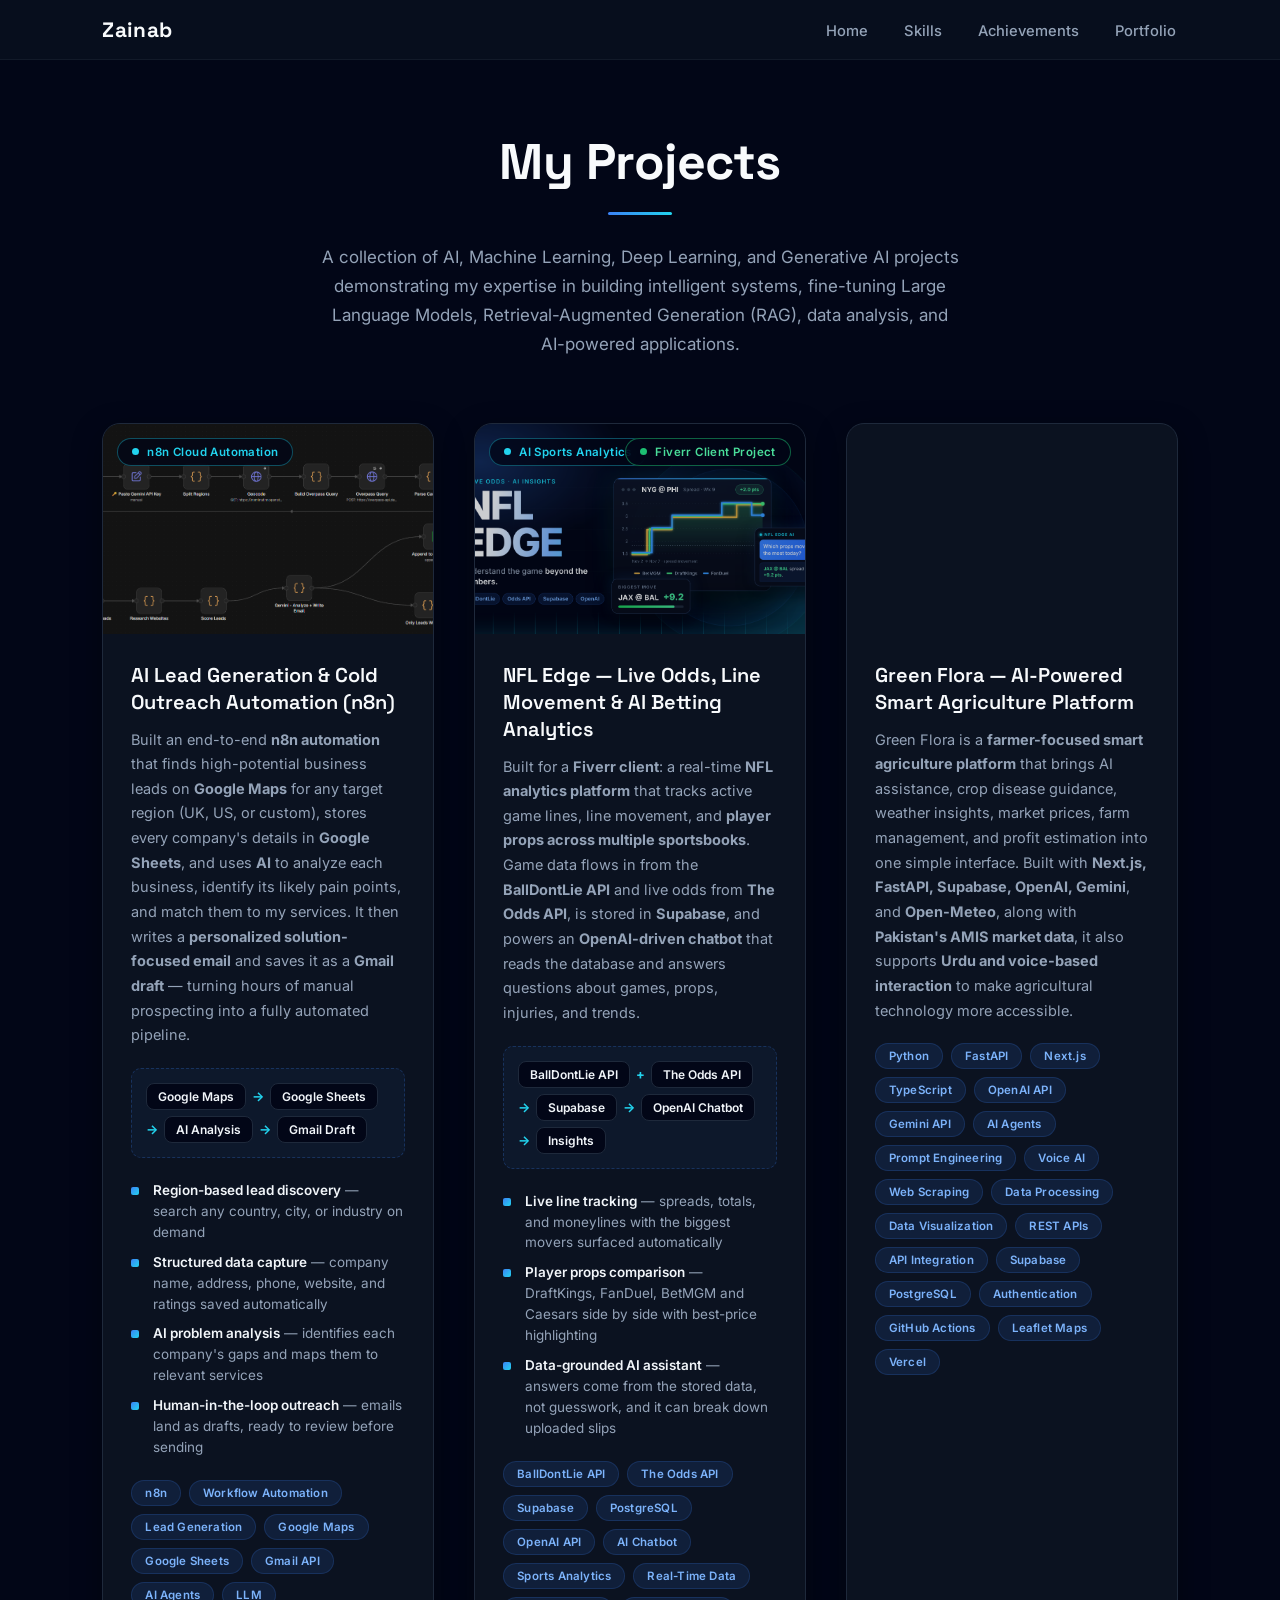
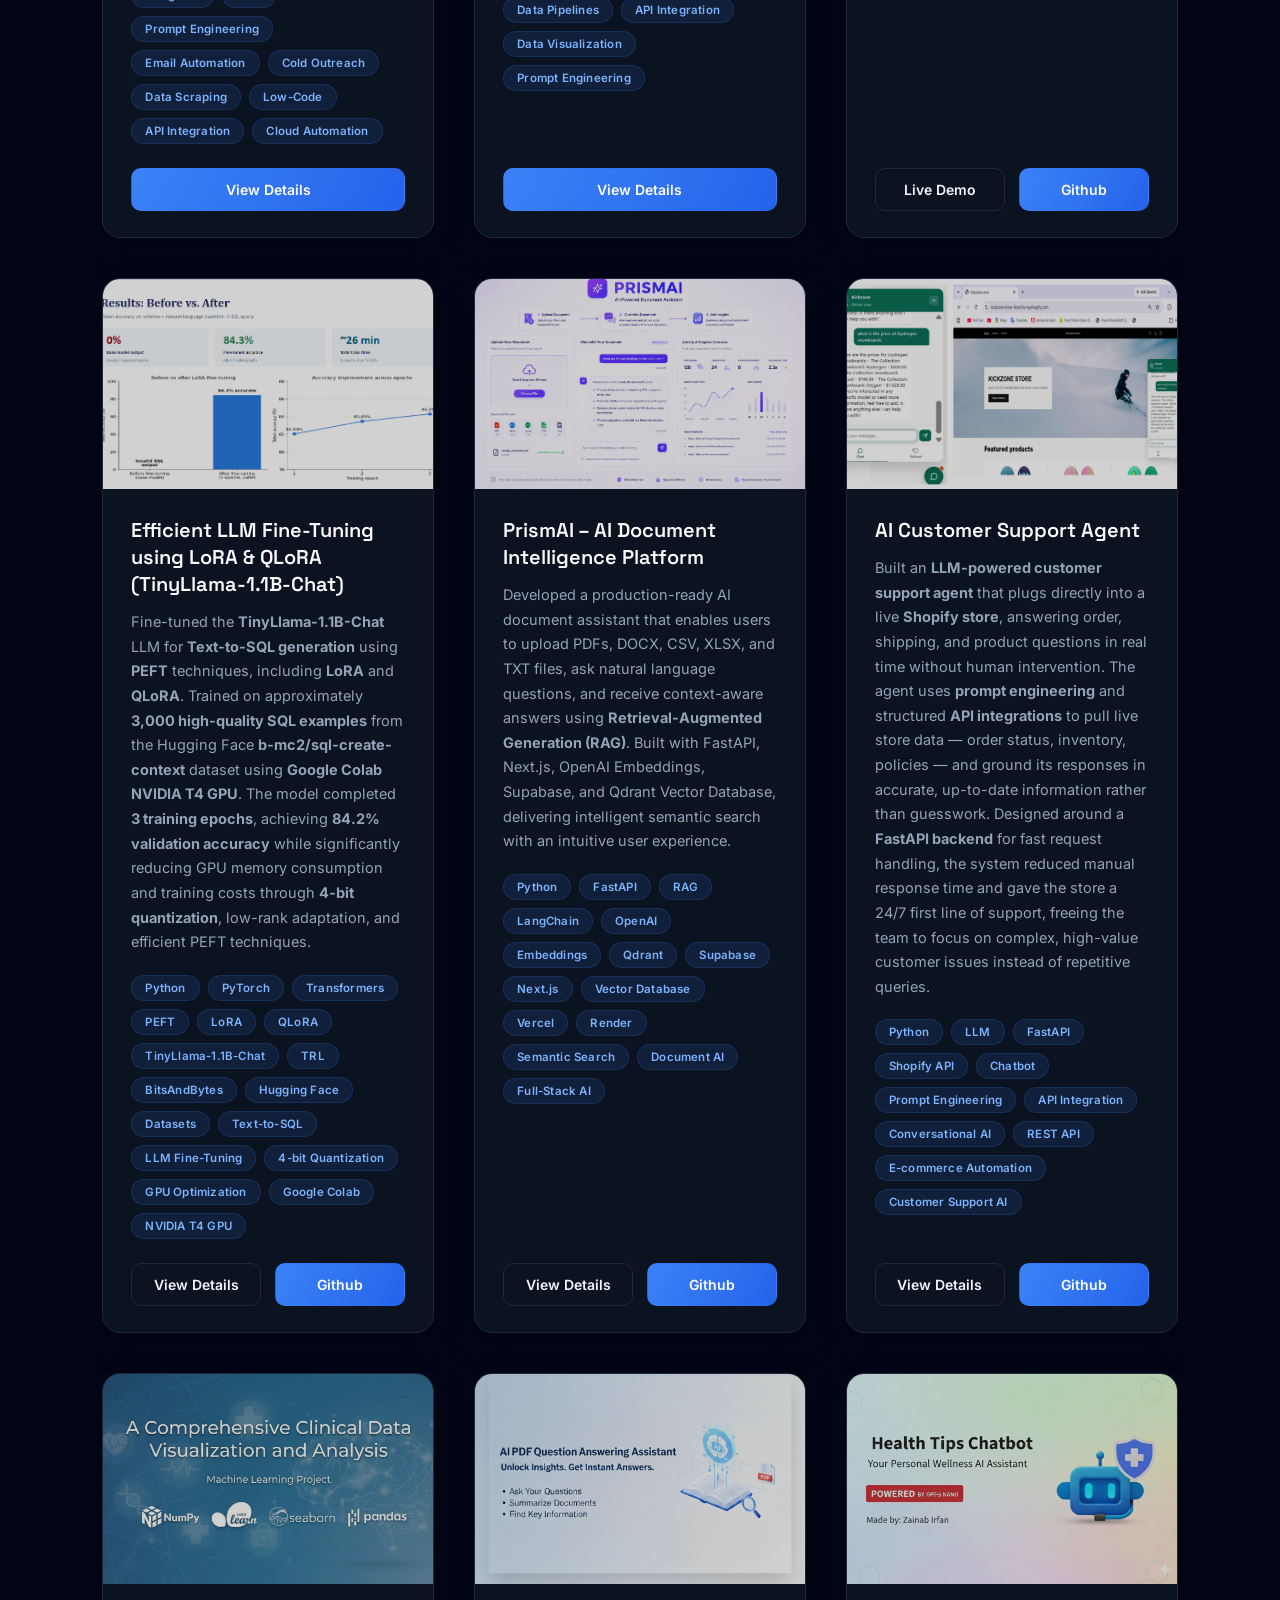
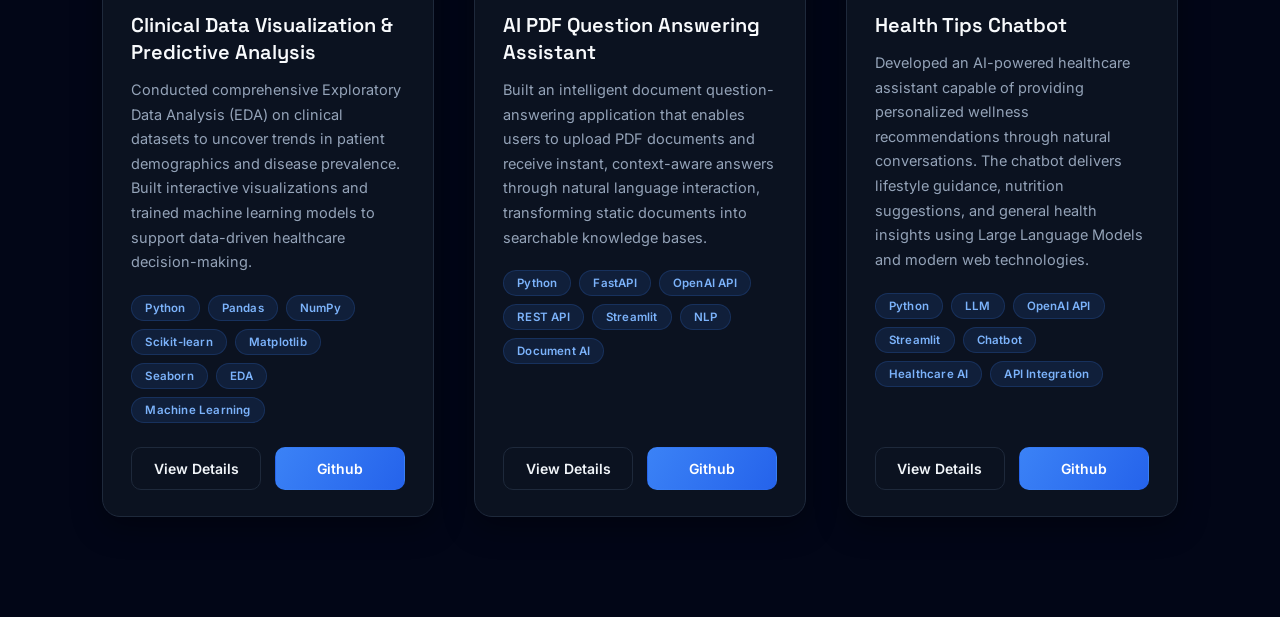
<file: portfolio.html>
<!DOCTYPE html>
<html lang="en">
<head>
  <meta charset="UTF-8">
  <meta name="viewport" content="width=device-width, initial-scale=1.0">
  <title>Portfolio | Zainab</title>
  <link rel="stylesheet" href="portfolio.css">
</head>

<body>

<nav class="navbar">
  <div class="nav-logo">Zainab</div>

  <ul class="nav-links">
    <li><a href="index.html">Home</a></li>
    <li><a href="skills.html">Skills</a></li>
    <li><a href="certifications.html">Achievements</a></li>
    <li><a href="portfolio.html">Portfolio</a></li>
  </ul>
</nav>

<section class="portfolio">

  <h2>My Projects</h2>

  <p class="portfolio-subtitle">
    A collection of AI, Machine Learning, Deep Learning, and Generative AI projects demonstrating my expertise in building intelligent systems, fine-tuning Large Language Models, Retrieval-Augmented Generation (RAG), data analysis, and AI-powered applications.
  </p>

  <div class="portfolio-grid">

    <!-- ======================= Featured Project (n8n Lead Generation Automation) =======================
         Needs one image:  images/n8n-lead-generation.png
         "View Details" opens the popup defined at the bottom of this file (id="n8n-details").
    ============================================================================================ -->

    <div class="portfolio-card">
      <div class="card-media">
        <span class="card-badge">n8n Cloud Automation</span>
        <img src="images/n8n-lead-generation.png" alt="n8n AI Lead Generation and Outreach Automation Workflow">
      </div>

      <div class="portfolio-content">

        <h3>AI Lead Generation & Cold Outreach Automation (n8n)</h3>

        <p>
          Built an end-to-end <strong>n8n automation</strong> that finds
          high-potential business leads on <strong>Google Maps</strong> for any
          target region (UK, US, or custom), stores every company's details in
          <strong>Google Sheets</strong>, and uses <strong>AI</strong> to analyze
          each business, identify its likely pain points, and match them to my
          services. It then writes a <strong>personalized solution-focused
          email</strong> and saves it as a <strong>Gmail draft</strong> —
          turning hours of manual prospecting into a fully automated pipeline.
        </p>

        <div class="flow-steps">
          <span class="step">Google Maps</span>
          <span class="arrow">→</span>
          <span class="step">Google Sheets</span>
          <span class="arrow">→</span>
          <span class="step">AI Analysis</span>
          <span class="arrow">→</span>
          <span class="step">Gmail Draft</span>
        </div>

        <ul class="portfolio-highlights">
          <li><strong>Region-based lead discovery</strong> — search any country, city, or industry on demand</li>
          <li><strong>Structured data capture</strong> — company name, address, phone, website, and ratings saved automatically</li>
          <li><strong>AI problem analysis</strong> — identifies each company's gaps and maps them to relevant services</li>
          <li><strong>Human-in-the-loop outreach</strong> — emails land as drafts, ready to review before sending</li>
        </ul>

        <div class="portfolio-tags">
          <span>n8n</span>
          <span>Workflow Automation</span>
          <span>Lead Generation</span>
          <span>Google Maps</span>
          <span>Google Sheets</span>
          <span>Gmail API</span>
          <span>AI Agents</span>
          <span>LLM</span>
          <span>Prompt Engineering</span>
          <span>Email Automation</span>
          <span>Cold Outreach</span>
          <span>Data Scraping</span>
          <span>Low-Code</span>
          <span>API Integration</span>
          <span>Cloud Automation</span>
        </div>

        <div class="portfolio-buttons single">
          <button type="button" class="btn-primary" data-open-modal="n8n-details" aria-haspopup="dialog">View Details</button>
        </div>

      </div>
    </div>

    <!-- ======================= Featured Client Project (NFL Edge) =======================
         Needs one image in /images:  images/nfl-edge.png
         "View Details" opens the popup defined at the bottom of this file (id="nfl-edge-details").
    ============================================================================================ -->

    <div class="portfolio-card">
      <div class="card-media">
        <span class="card-badge">AI Sports Analytics</span>
        <span class="card-badge badge-client">Fiverr Client Project</span>
        <img src="images/nfl-edge.png" alt="NFL Edge - Live NFL Odds, Line Movement and AI Analytics Dashboard">
      </div>

      <div class="portfolio-content">

        <h3>NFL Edge — Live Odds, Line Movement &amp; AI Betting Analytics</h3>

        <p>
          Built for a <strong>Fiverr client</strong>: a real-time
          <strong>NFL analytics platform</strong> that tracks active game lines,
          line movement, and <strong>player props across multiple sportsbooks</strong>.
          Game data flows in from the <strong>BallDontLie API</strong> and live odds
          from <strong>The Odds API</strong>, is stored in <strong>Supabase</strong>,
          and powers an <strong>OpenAI-driven chatbot</strong> that reads the
          database and answers questions about games, props, injuries, and trends.
        </p>

        <div class="flow-steps">
          <span class="step">BallDontLie API</span>
          <span class="arrow">+</span>
          <span class="step">The Odds API</span>
          <span class="arrow">→</span>
          <span class="step">Supabase</span>
          <span class="arrow">→</span>
          <span class="step">OpenAI Chatbot</span>
          <span class="arrow">→</span>
          <span class="step">Insights</span>
        </div>

        <ul class="portfolio-highlights">
          <li><strong>Live line tracking</strong> — spreads, totals, and moneylines with the biggest movers surfaced automatically</li>
          <li><strong>Player props comparison</strong> — DraftKings, FanDuel, BetMGM and Caesars side by side with best-price highlighting</li>
          <li><strong>Data-grounded AI assistant</strong> — answers come from the stored data, not guesswork, and it can break down uploaded slips</li>
        </ul>

        <div class="portfolio-tags">
          <span>BallDontLie API</span>
          <span>The Odds API</span>
          <span>Supabase</span>
          <span>PostgreSQL</span>
          <span>OpenAI API</span>
          <span>AI Chatbot</span>
          <span>Sports Analytics</span>
          <span>Real-Time Data</span>
          <span>Data Pipelines</span>
          <span>API Integration</span>
          <span>Data Visualization</span>
          <span>Prompt Engineering</span>
          <!-- add your frontend/backend here, e.g. <span>Next.js</span> <span>FastAPI</span> -->
        </div>

        <div class="portfolio-buttons single">
          <button type="button" class="btn-primary" data-open-modal="nfl-edge-details" aria-haspopup="dialog">View Details</button>
        </div>

      </div>
    </div>

    <!-- ======================= Project 1 (Green Flora) ======================= -->

    <div class="portfolio-card">
      <div class="card-slideshow">
        <img src="images/green-flora-dashboard.png" alt="Green Flora - Dashboard">
        <img src="images/green-flora-weather.png" alt="Green Flora - Weather Insights">
        <img src="images/green-flora-ai.png" alt="Green Flora - AI Assistant">
        <img src="images/green-flora-market.png" alt="Green Flora - Market Prices">
        <img src="images/green-flora-crop-doctor.png" alt="Green Flora - Crop Doctor">
        <img src="images/green-flora-farm-management.png" alt="Green Flora - Farm Management">
      </div>

      <div class="portfolio-content">

        <h3>Green Flora — AI-Powered Smart Agriculture Platform</h3>

        <p>
          Green Flora is a <strong>farmer-focused smart agriculture platform</strong>
          that brings AI assistance, crop disease guidance, weather insights,
          market prices, farm management, and profit estimation into one simple
          interface. Built with <strong>Next.js, FastAPI, Supabase, OpenAI,
          Gemini</strong>, and <strong>Open-Meteo</strong>, along with
          <strong>Pakistan's AMIS market data</strong>, it also supports
          <strong>Urdu and voice-based interaction</strong> to make agricultural
          technology more accessible.
        </p>

        <div class="portfolio-tags">
          <span>Python</span>
          <span>FastAPI</span>
          <span>Next.js</span>
          <span>TypeScript</span>
          <span>OpenAI API</span>
          <span>Gemini API</span>
          <span>AI Agents</span>
          <span>Prompt Engineering</span>
          <span>Voice AI</span>
          <span>Web Scraping</span>
          <span>Data Processing</span>
          <span>Data Visualization</span>
          <span>REST APIs</span>
          <span>API Integration</span>
          <span>Supabase</span>
          <span>PostgreSQL</span>
          <span>Authentication</span>
          <span>GitHub Actions</span>
          <span>Leaflet Maps</span>
          <span>Vercel</span>
        </div>

        <div class="portfolio-buttons">
          <a href="https://green-flora-frontend.vercel.app/" class="btn-outline">Live Demo</a>
          <a href="https://github.com/zainab123456440/green-flora" class="btn-primary">Github</a>
        </div>

      </div>
    </div>

    <!-- ======================= Project 2 ======================= -->

    <div class="portfolio-card">
      <img src="images/finetuning_project.png" alt="LLM Fine-Tuning using LoRA and QLoRA">

      <div class="portfolio-content">

        <h3>Efficient LLM Fine-Tuning using LoRA & QLoRA (TinyLlama-1.1B-Chat)</h3>

        <p>
          Fine-tuned the <strong>TinyLlama-1.1B-Chat</strong> LLM
          for <strong>Text-to-SQL generation</strong> using
          <strong>PEFT</strong> techniques,
          including <strong>LoRA</strong> and <strong>QLoRA</strong>.
          Trained on approximately <strong>3,000 high-quality SQL examples</strong>
          from the Hugging Face
          <strong>b-mc2/sql-create-context</strong> dataset using
          <strong>Google Colab NVIDIA T4 GPU</strong>. The model completed
          <strong>3 training epochs</strong>, achieving
          <strong>84.2% validation accuracy</strong> while significantly reducing
          GPU memory consumption and training costs through
          <strong>4-bit quantization</strong>, low-rank adaptation, and efficient
          PEFT techniques.
        </p>

        <div class="portfolio-tags">
          <span>Python</span>
          <span>PyTorch</span>
          <span>Transformers</span>
          <span>PEFT</span>
          <span>LoRA</span>
          <span>QLoRA</span>
          <span>TinyLlama-1.1B-Chat</span>
          <span>TRL</span>
          <span>BitsAndBytes</span>
          <span>Hugging Face</span>
          <span>Datasets</span>
          <span>Text-to-SQL</span>
          <span>LLM Fine-Tuning</span>
          <span>4-bit Quantization</span>
          <span>GPU Optimization</span>
          <span>Google Colab</span>
          <span>NVIDIA T4 GPU</span>
        </div>

        <div class="portfolio-buttons">
          <a href="https://docs.google.com/presentation/d/1ytxIxm2mYfZs9kb1yCcmtIrLeDIBw28dVPR9hnywsJw/edit?usp=sharing" class="btn-outline">View Details</a>
          <a href="https://github.com/zainab123456440/fine_tuning-with-LoRa-and-QLoRa" class="btn-primary">Github</a>
        </div>

      </div>
    </div>

    <!-- ======================= Project 3 ======================= -->

    <div class="portfolio-card">
      <img src="images/prismai.png" alt="PrismAI">

      <div class="portfolio-content">

        <h3>PrismAI – AI Document Intelligence Platform</h3>

        <p>
          Developed a production-ready AI document assistant that enables users to
          upload PDFs, DOCX, CSV, XLSX, and TXT files, ask natural language
          questions, and receive context-aware answers using
          <strong>Retrieval-Augmented Generation (RAG)</strong>. Built with
          FastAPI, Next.js, OpenAI Embeddings, Supabase, and Qdrant Vector
          Database, delivering intelligent semantic search with an intuitive user
          experience.
        </p>

        <div class="portfolio-tags">
          <span>Python</span>
          <span>FastAPI</span>
          <span>RAG</span>
          <span>LangChain</span>
          <span>OpenAI</span>
          <span>Embeddings</span>
          <span>Qdrant</span>
          <span>Supabase</span>
          <span>Next.js</span>
          <span>Vector Database</span>
          <span>Vercel</span>
          <span>Render</span>
          <span>Semantic Search</span>
          <span>Document AI</span>
          <span>Full-Stack AI</span>
        </div>

        <div class="portfolio-buttons">
          <a href="https://drive.google.com/file/d/1p13FsETNRa5yBkopTgzp-omXNKvv-c3S/view?usp=sharing" class="btn-outline">View Details</a>
          <a href="https://github.com/zainab123456440/prismai-backend" class="btn-primary">Github</a>
        </div>

      </div>
    </div>

    <!-- ======================= Project 4 ======================= -->

    <div class="portfolio-card">
      <img src="images/customer support agent.png" alt="AI Customer Support Agent">

      <div class="portfolio-content">

        <h3>AI Customer Support Agent</h3>

        <p>
          Built an <strong>LLM-powered customer support agent</strong> that plugs
          directly into a live <strong>Shopify store</strong>, answering order,
          shipping, and product questions in real time without human intervention.
          The agent uses <strong>prompt engineering</strong> and structured
          <strong>API integrations</strong> to pull live store data — order
          status, inventory, policies — and ground its responses in accurate,
          up-to-date information rather than guesswork. Designed around a
          <strong>FastAPI backend</strong> for fast request handling, the system
          reduced manual response time and gave the store a 24/7 first line of
          support, freeing the team to focus on complex, high-value customer
          issues instead of repetitive queries.
        </p>

        <div class="portfolio-tags">
          <span>Python</span>
          <span>LLM</span>
          <span>FastAPI</span>
          <span>Shopify API</span>
          <span>Chatbot</span>
          <span>Prompt Engineering</span>
          <span>API Integration</span>
          <span>Conversational AI</span>
          <span>REST API</span>
          <span>E-commerce Automation</span>
          <span>Customer Support AI</span>
        </div>

        <div class="portfolio-buttons">
          <a href="https://docs.google.com/presentation/d/1tP8oJsFLaQiPVavpTriTq1BuzT7SFkuvLawmUZs0IQM/edit?usp=sharing" class="btn-outline">View Details</a>
          <a href="https://github.com/zainab123456440/customer_support_agent" class="btn-primary">Github</a>
        </div>

      </div>
    </div>

    <!-- ======================= Project 5 ======================= -->

    <div class="portfolio-card">
      <img src="images/ml project.png" alt="Clinical Data Analysis">

      <div class="portfolio-content">

        <h3>Clinical Data Visualization & Predictive Analysis</h3>

        <p>
          Conducted comprehensive Exploratory Data Analysis (EDA) on clinical
          datasets to uncover trends in patient demographics and disease
          prevalence. Built interactive visualizations and trained machine
          learning models to support data-driven healthcare decision-making.
        </p>

        <div class="portfolio-tags">
          <span>Python</span>
          <span>Pandas</span>
          <span>NumPy</span>
          <span>Scikit-learn</span>
          <span>Matplotlib</span>
          <span>Seaborn</span>
          <span>EDA</span>
          <span>Machine Learning</span>
        </div>

        <div class="portfolio-buttons">
          <a href="https://docs.google.com/presentation/d/1_q39uxmL_3Ca3L1xs2x0TPcXTNvOvlMC/edit?usp=drive_link&ouid=115600085202616327719&rtpof=true&sd=true" class="btn-outline">View Details</a>
          <a href="https://github.com/zainab123456440/A-Comprehensive-Clinical-Data-Visualization-and-Analysis" class="btn-primary">Github</a>
        </div>

      </div>
    </div>

    <!-- ======================= Project 6 ======================= -->

    <div class="portfolio-card">
      <img src="images/pdf project.png" alt="AI PDF Question Answering Assistant">

      <div class="portfolio-content">

        <h3>AI PDF Question Answering Assistant</h3>

        <p>
          Built an intelligent document question-answering application that
          enables users to upload PDF documents and receive instant,
          context-aware answers through natural language interaction,
          transforming static documents into searchable knowledge bases.
        </p>

        <div class="portfolio-tags">
          <span>Python</span>
          <span>FastAPI</span>
          <span>OpenAI API</span>
          <span>REST API</span>
          <span>Streamlit</span>
          <span>NLP</span>
          <span>Document AI</span>
        </div>

        <div class="portfolio-buttons">
          <a href="https://docs.google.com/presentation/d/10zJrWI-tKmfSdmyAf03hwXgdsLOlgMf1/edit?usp=drive_link&ouid=115600085202616327719&rtpof=true&sd=true" class="btn-outline">View Details</a>
          <a href="https://github.com/zainab123456440/AI-Pdf-Question-Answering-Assistant" class="btn-primary">Github</a>
        </div>

      </div>
    </div>

    <!-- ======================= Project 7 ======================= -->

    <div class="portfolio-card">
      <img src="images/health tips title .png" alt="Health Tips Chatbot">

      <div class="portfolio-content">

        <h3>Health Tips Chatbot</h3>

        <p>
          Developed an AI-powered healthcare assistant capable of providing
          personalized wellness recommendations through natural conversations.
          The chatbot delivers lifestyle guidance, nutrition suggestions, and
          general health insights using Large Language Models and modern web
          technologies.
        </p>

        <div class="portfolio-tags">
          <span>Python</span>
          <span>LLM</span>
          <span>OpenAI API</span>
          <span>Streamlit</span>
          <span>Chatbot</span>
          <span>Healthcare AI</span>
          <span>API Integration</span>
        </div>

        <div class="portfolio-buttons">
          <a href="https://docs.google.com/presentation/d/1SeheGoltWjWzOXzXBP4Qw3DfAGfeGm10/edit?usp=drive_link&ouid=115600085202616327719&rtpof=true&sd=true" class="btn-outline">View Details</a>
          <a href="https://github.com/zainab123456440/Health-Tips-Chatbot" class="btn-primary">Github</a>
        </div>

      </div>
    </div>

  </div>

</section>

<!-- ======================= Project Details Popup (n8n Lead Generation) ======================= -->

<dialog class="project-modal" id="n8n-details" aria-labelledby="n8n-details-title">
  <div class="modal-panel">

    <button type="button" class="modal-close" data-close-modal aria-label="Close details">&times;</button>

    <header class="modal-header">
      <span class="card-badge">n8n Cloud Automation</span>
      <h3 id="n8n-details-title">AI Lead Generation &amp; Cold Outreach Automation</h3>
      <p class="modal-lead">
        A fully automated prospecting pipeline that discovers businesses in any region,
        works out what they are likely struggling with, and prepares a personalized
        solution email for each one — ready to review in Gmail.
      </p>
    </header>

    <div class="modal-stats">
      <div class="stat"><span class="stat-label">Platform</span><span class="stat-value">n8n Cloud</span></div>
      <div class="stat"><span class="stat-label">Target Regions</span><span class="stat-value">UK, US &amp; Custom</span></div>
      <div class="stat"><span class="stat-label">Lead Storage</span><span class="stat-value">Google Sheets</span></div>
      <div class="stat"><span class="stat-label">Output</span><span class="stat-value">Gmail Drafts</span></div>
    </div>

    <section class="modal-section">
      <h4>The Problem</h4>
      <p>
        Finding clients manually means hours of searching for businesses, copying their details,
        guessing what they need, and writing every outreach email from scratch. It is slow,
        repetitive, and hard to scale.
      </p>
    </section>

    <section class="modal-section">
      <h4>How It Works</h4>
      <ol class="modal-steps">
        <li>
          <strong>Choose a target</strong>
          <span>Pick a region (UK, US, or anywhere) and a business category to search for.</span>
        </li>
        <li>
          <strong>Discover companies on Google Maps</strong>
          <span>The workflow searches Google Maps and collects every matching business in that area.</span>
        </li>
        <li>
          <strong>Store everything in Google Sheets</strong>
          <span>Company name, address, phone, website, and other details are saved to a clean, region-wise sheet.</span>
        </li>
        <li>
          <strong>AI analyzes each company</strong>
          <span>An AI agent reviews each business and identifies the problems and gaps it is most likely facing.</span>
        </li>
        <li>
          <strong>Match problems to my services</strong>
          <span>The AI maps each problem to the service that solves it and shapes a tailored solution.</span>
        </li>
        <li>
          <strong>Draft the outreach email in Gmail</strong>
          <span>A personalized email is written and saved as a draft, so every message is reviewed before it is sent.</span>
        </li>
      </ol>
    </section>

    <section class="modal-section">
      <h4>Key Features</h4>
      <ul class="modal-features">
        <li><strong>Region-based targeting</strong> — switch markets by changing a single input</li>
        <li><strong>Automatic data capture</strong> — no copy-pasting, no manual research</li>
        <li><strong>Personalized emails</strong> — each one speaks to that company's specific problem</li>
        <li><strong>Human-in-the-loop</strong> — drafts only, so nothing goes out unreviewed</li>
        <li><strong>Scalable</strong> — run it for hundreds of companies in the same time as one</li>
        <li><strong>Fully hands-off</strong> — runs end to end inside n8n Cloud</li>
      </ul>
    </section>

    <section class="modal-section">
      <h4>Tech Stack</h4>
      <div class="portfolio-tags">
        <span>n8n</span>
        <span>Google Maps</span>
        <span>Google Sheets</span>
        <span>Gmail API</span>
        <span>AI Agents</span>
        <span>LLM</span>
        <span>Prompt Engineering</span>
        <span>Workflow Automation</span>
        <span>API Integration</span>
      </div>
    </section>

    <footer class="modal-footer">
      <button type="button" class="btn-outline" data-close-modal>Close</button>
    </footer>

  </div>
</dialog>

<!-- ======================= Project Details Popup (NFL Edge) ======================= -->

<dialog class="project-modal" id="nfl-edge-details" aria-labelledby="nfl-edge-details-title">
  <div class="modal-panel">

    <button type="button" class="modal-close" data-close-modal aria-label="Close details">&times;</button>

    <header class="modal-header">
      <span class="card-badge badge-client">Fiverr Client Project</span>
      <h3 id="nfl-edge-details-title">NFL Edge — Live Odds, Line Movement &amp; AI Betting Analytics</h3>
      <p class="modal-lead">
        A live analytics dashboard that monitors active NFL games, tracks how lines move
        across sportsbooks, compares player props, and lets users ask an AI assistant
        questions that are answered directly from the stored data.
      </p>
    </header>

    <div class="modal-stats">
      <div class="stat"><span class="stat-label">Live Props</span><span class="stat-value">1,900+ tracked</span></div>
      <div class="stat"><span class="stat-label">Sportsbooks</span><span class="stat-value">4 compared</span></div>
      <div class="stat"><span class="stat-label">Database</span><span class="stat-value">Supabase</span></div>
      <div class="stat"><span class="stat-label">AI Layer</span><span class="stat-value">OpenAI API</span></div>
    </div>

    <!-- ---------- Graphic 1: animated line movement chart ---------- -->
    <section class="modal-section">
      <h4>Line Movement, Tracked Live</h4>

      <div class="nfl-chart">
        <div class="nfl-chart-top">
          <div>
            <span class="nfl-chart-title">NYG @ PHI</span>
            <span class="nfl-chart-sub">Spread · Week 9 · 3 sportsbooks</span>
          </div>
          <span class="nfl-chip">+2.0 pts since open</span>
        </div>

        <svg viewBox="0 0 640 230" role="img" aria-label="Illustrative stepped line chart of three sportsbooks moving a spread from 1.5 to 3.5">
          <!-- grid + y labels -->
          <g class="grid-lines">
            <line x1="40" y1="30"   x2="620" y2="30"/>
            <line x1="40" y1="67.5" x2="620" y2="67.5"/>
            <line x1="40" y1="105"  x2="620" y2="105"/>
            <line x1="40" y1="142.5" x2="620" y2="142.5"/>
            <line x1="40" y1="180"  x2="620" y2="180"/>
          </g>
          <g class="axis-text" text-anchor="end">
            <text x="30" y="34">3.5</text>
            <text x="30" y="71.5">3</text>
            <text x="30" y="109">2.5</text>
            <text x="30" y="146.5">2</text>
            <text x="30" y="184">1.5</text>
          </g>

          <!-- opening line -->
          <line class="open-line" x1="40" y1="155" x2="620" y2="155"/>
          <text class="axis-text" x="618" y="150" text-anchor="end">Open</text>

          <!-- sportsbook lines (stepped, like real line movement) -->
          <path class="draw l-mgm" pathLength="1" d="M40 182 H140 V107 H230 V69.5 H500 V32 H612"/>
          <path class="draw l-dk"  pathLength="1" d="M40 180 H130 V105 H230 V67.5 H420 V30 H612"/>
          <path class="draw l-fd"  pathLength="1" d="M40 178 H150 V103 H230 V65.5 H420 V28 H560 V65.5 H612"/>

          <!-- latest value markers -->
          <circle class="dot l-dk-fill"  cx="612" cy="30"   r="4.5"/>
          <circle class="dot l-fd-fill"  cx="612" cy="65.5" r="4.5"/>

          <!-- x labels -->
          <g class="axis-text">
            <text x="40"  y="212">Nov 2 · 4:00 AM</text>
            <text x="620" y="212" text-anchor="end">Nov 7 · 10:29 AM</text>
          </g>
        </svg>

        <div class="nfl-legend">
          <span><i class="sw sw-mgm"></i>BetMGM</span>
          <span><i class="sw sw-dk"></i>DraftKings</span>
          <span><i class="sw sw-fd"></i>FanDuel</span>
          <em>Illustrative preview of the in-app chart</em>
        </div>
      </div>
    </section>

    <!-- ---------- Graphic 2: before / after ---------- -->
    <section class="modal-section">
      <h4>The Problem</h4>
      <div class="nfl-ba">
        <div class="ba-card before">
          <span class="ba-tag">Before</span>
          <strong>Tabs, spreadsheets, guesswork</strong>
          <p>Bettors and analysts hop between sportsbooks and injury pages to see where a line opened, where it is now, and who has the best price. Big moves get missed.</p>
        </div>
        <div class="ba-card after">
          <span class="ba-tag">After · NFL Edge</span>
          <strong>One dashboard and one AI assistant</strong>
          <p>Every line, prop, injury and movement history in one place, with an assistant that answers questions straight from the stored data.</p>
        </div>
      </div>
    </section>

    <!-- ---------- Graphic 3: data pipeline ---------- -->
    <section class="modal-section">
      <h4>How the Data Flows</h4>

      <div class="nfl-pipeline">
        <div class="pipe-col">
          <div class="pipe-node">
            <span class="pipe-mono">BD</span>
            <b>BallDontLie API</b>
            <small>Games, players, injuries, recent stats</small>
          </div>
          <div class="pipe-node">
            <span class="pipe-mono">OA</span>
            <b>The Odds API</b>
            <small>Lines and props from 4 sportsbooks</small>
          </div>
        </div>

        <div class="pipe-link"></div>

        <div class="pipe-node accent">
          <span class="pipe-mono">SB</span>
          <b>Supabase</b>
          <small>Odds snapshots and full line history</small>
        </div>

        <div class="pipe-link"></div>

        <div class="pipe-node">
          <span class="pipe-mono">AI</span>
          <b>OpenAI API</b>
          <small>Reads the data, writes the answer</small>
        </div>

        <div class="pipe-link"></div>

        <div class="pipe-col">
          <div class="pipe-node">
            <span class="pipe-mono">UI</span>
            <b>Dashboard</b>
            <small>Games, props, charts, injuries</small>
          </div>
          <div class="pipe-node">
            <span class="pipe-mono">Q&amp;A</span>
            <b>AI Chat</b>
            <small>Trends, moves, slip breakdowns</small>
          </div>
        </div>
      </div>
    </section>

    <!-- ---------- Graphic 4: props comparison mock ---------- -->
    <section class="modal-section">
      <h4>Player Props, Side by Side</h4>

      <div class="nfl-panel">
        <div class="nfl-panel-bar"><i></i><i></i><i></i><span>Player props · best price highlighted</span></div>
        <div class="nfl-table-wrap">
          <table class="nfl-table">
            <thead>
              <tr>
                <th>Market</th>
                <th>Last 10</th>
                <th>DraftKings</th>
                <th>FanDuel</th>
                <th>BetMGM</th>
              </tr>
            </thead>
            <tbody>
              <tr>
                <td><b>QB · Passing Yards</b><small>Hit rate 7/10</small></td>
                <td><span class="spark"><i class="h"></i><i class="h"></i><i class="m"></i><i class="h"></i><i class="h"></i><i class="m"></i><i class="h"></i><i class="h"></i><i class="h"></i><i class="m"></i></span></td>
                <td>245.5<small>O -112</small></td>
                <td class="best">247.5<small>O -110</small></td>
                <td>244.5<small>O -115</small></td>
              </tr>
              <tr>
                <td><b>RB · Rushing Yards</b><small>Hit rate 4/10</small></td>
                <td><span class="spark"><i class="m"></i><i class="h"></i><i class="m"></i><i class="m"></i><i class="h"></i><i class="h"></i><i class="m"></i><i class="h"></i><i class="m"></i><i class="m"></i></span></td>
                <td class="best">72.5<small>O -108</small></td>
                <td>71.5<small>O -114</small></td>
                <td>73.5<small>O -115</small></td>
              </tr>
              <tr>
                <td><b>WR · Receiving Yards</b><small>Hit rate 8/10</small></td>
                <td><span class="spark"><i class="h"></i><i class="h"></i><i class="h"></i><i class="m"></i><i class="h"></i><i class="h"></i><i class="m"></i><i class="h"></i><i class="h"></i><i class="h"></i></span></td>
                <td>67.5<small>O -114</small></td>
                <td>68.5<small>O -114</small></td>
                <td class="best">66.5<small>O -105</small></td>
              </tr>
            </tbody>
          </table>
        </div>
      </div>
      <p class="nfl-note">Illustrative layout. The live app shows real players, markets, and prices.</p>
    </section>

    <!-- ---------- Graphic 5: AI chat mock ---------- -->
    <section class="modal-section">
      <h4>Ask the Data</h4>

      <div class="nfl-panel">
        <div class="nfl-panel-bar"><i></i><i></i><i></i><span>NFL Edge AI · Trends · Props · Insights</span></div>

        <div class="nfl-chat">
          <div class="bubble user">Which props have the biggest line movement today?</div>
          <div class="bubble ai">
            <span class="who">NFL Edge AI</span>
            Biggest swing on the board: <b>JAX @ BAL</b>, with the spread up <b>+9.2 pts</b> since open.
            Next are the totals for <b>NYJ @ KC (+3.5)</b> and <b>LV @ SF (+3.2)</b>.
          </div>
        </div>

        <div class="nfl-prompts">
          <span>Summarize key injuries for tonight's games</span>
          <span>Find hot trends over the last 10 games</span>
          <span>Break down the slip I upload</span>
        </div>
      </div>
      <p class="nfl-note">Sample conversation based on the live board.</p>
    </section>

    <!-- ---------- Graphic 6: feature cards ---------- -->
    <section class="modal-section">
      <h4>Key Features</h4>

      <div class="nfl-features">
        <div class="nfl-feature">
          <span class="nfl-icon"><svg viewBox="0 0 24 24" fill="none" stroke="currentColor" stroke-width="2" stroke-linecap="round" stroke-linejoin="round"><polyline points="22 12 18 12 15 21 9 3 6 12 2 12"/></svg></span>
          <strong>Live games board</strong>
          <p>Spreads, totals and moneylines with week filters.</p>
        </div>
        <div class="nfl-feature">
          <span class="nfl-icon"><svg viewBox="0 0 24 24" fill="none" stroke="currentColor" stroke-width="2" stroke-linecap="round" stroke-linejoin="round"><polyline points="23 6 13.5 15.5 8.5 10.5 1 18"/><polyline points="17 6 23 6 23 12"/></svg></span>
          <strong>Biggest moves</strong>
          <p>Sharpest spread and total swings surfaced automatically.</p>
        </div>
        <div class="nfl-feature">
          <span class="nfl-icon"><svg viewBox="0 0 24 24" fill="none" stroke="currentColor" stroke-width="2" stroke-linecap="round" stroke-linejoin="round"><line x1="18" y1="20" x2="18" y2="10"/><line x1="12" y1="20" x2="12" y2="4"/><line x1="6" y1="20" x2="6" y2="14"/></svg></span>
          <strong>Movement charts</strong>
          <p>Full spread and total history per sportsbook.</p>
        </div>
        <div class="nfl-feature">
          <span class="nfl-icon"><svg viewBox="0 0 24 24" fill="none" stroke="currentColor" stroke-width="2" stroke-linecap="round" stroke-linejoin="round"><rect x="3" y="3" width="7" height="7"/><rect x="14" y="3" width="7" height="7"/><rect x="14" y="14" width="7" height="7"/><rect x="3" y="14" width="7" height="7"/></svg></span>
          <strong>Props comparison</strong>
          <p>Market filters, player search and best-price highlights.</p>
        </div>
        <div class="nfl-feature">
          <span class="nfl-icon"><svg viewBox="0 0 24 24" fill="none" stroke="currentColor" stroke-width="2" stroke-linecap="round" stroke-linejoin="round"><circle cx="12" cy="12" r="10"/><line x1="12" y1="8" x2="12" y2="12"/><line x1="12" y1="16" x2="12.01" y2="16"/></svg></span>
          <strong>Injury reports</strong>
          <p>Player status shown inside every game's detail view.</p>
        </div>
        <div class="nfl-feature">
          <span class="nfl-icon"><svg viewBox="0 0 24 24" fill="none" stroke="currentColor" stroke-width="2" stroke-linecap="round" stroke-linejoin="round"><path d="M21 15a2 2 0 0 1-2 2H7l-4 4V5a2 2 0 0 1 2-2h14a2 2 0 0 1 2 2z"/></svg></span>
          <strong>Data-grounded AI</strong>
          <p>Answers and slip breakdowns come from stored data, not guesses.</p>
        </div>
      </div>
    </section>

    <section class="modal-section">
      <h4>Tech Stack</h4>
      <div class="portfolio-tags">
        <span>BallDontLie API</span>
        <span>The Odds API</span>
        <span>Supabase</span>
        <span>PostgreSQL</span>
        <span>OpenAI API</span>
        <span>AI Chatbot</span>
        <span>Prompt Engineering</span>
        <span>Sports Analytics</span>
        <span>Real-Time Data</span>
        <span>Data Pipelines</span>
        <span>Data Visualization</span>
        <span>API Integration</span>
      </div>
    </section>

    <footer class="modal-footer">
      <button type="button" class="btn-outline" data-close-modal>Close</button>
    </footer>

  </div>
</dialog>

<script>
  (function () {
    var body = document.body;

    document.querySelectorAll('[data-open-modal]').forEach(function (btn) {
      btn.addEventListener('click', function () {
        var dlg = document.getElementById(btn.getAttribute('data-open-modal'));
        if (!dlg) return;
        if (typeof dlg.showModal === 'function') { dlg.showModal(); } else { dlg.setAttribute('open', ''); }
        body.classList.add('modal-open');
        var panel = dlg.querySelector('.modal-panel');
        if (panel) panel.scrollTop = 0;
      });
    });

    document.querySelectorAll('dialog.project-modal').forEach(function (dlg) {
      function close() {
        if (typeof dlg.close === 'function') { dlg.close(); } else { dlg.removeAttribute('open'); }
        body.classList.remove('modal-open');
      }

      dlg.querySelectorAll('[data-close-modal]').forEach(function (b) {
        b.addEventListener('click', close);
      });

      // click on the dark backdrop (outside the panel) closes it
      dlg.addEventListener('click', function (e) {
        if (e.target === dlg) close();
      });

      // Esc key
      dlg.addEventListener('close', function () { body.classList.remove('modal-open'); });
    });
  })();
</script>

</body>
</html>
</file>
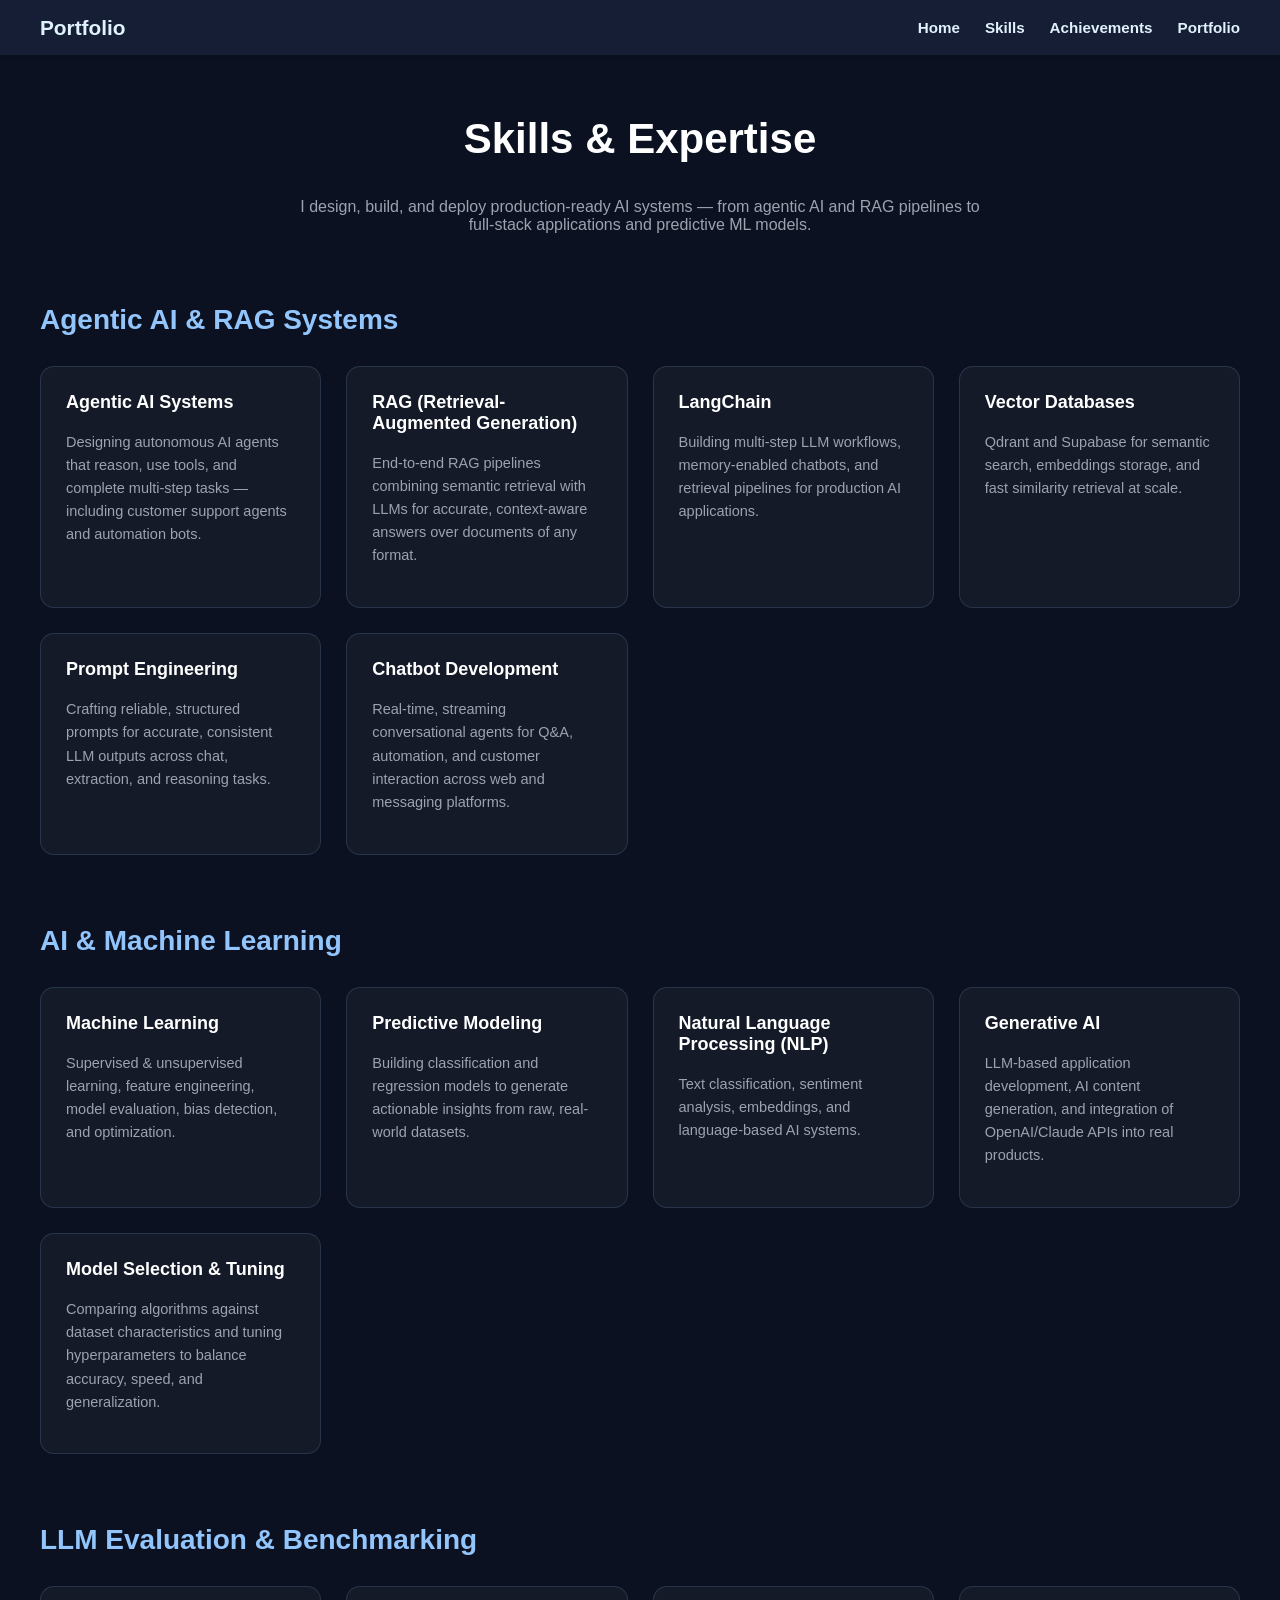
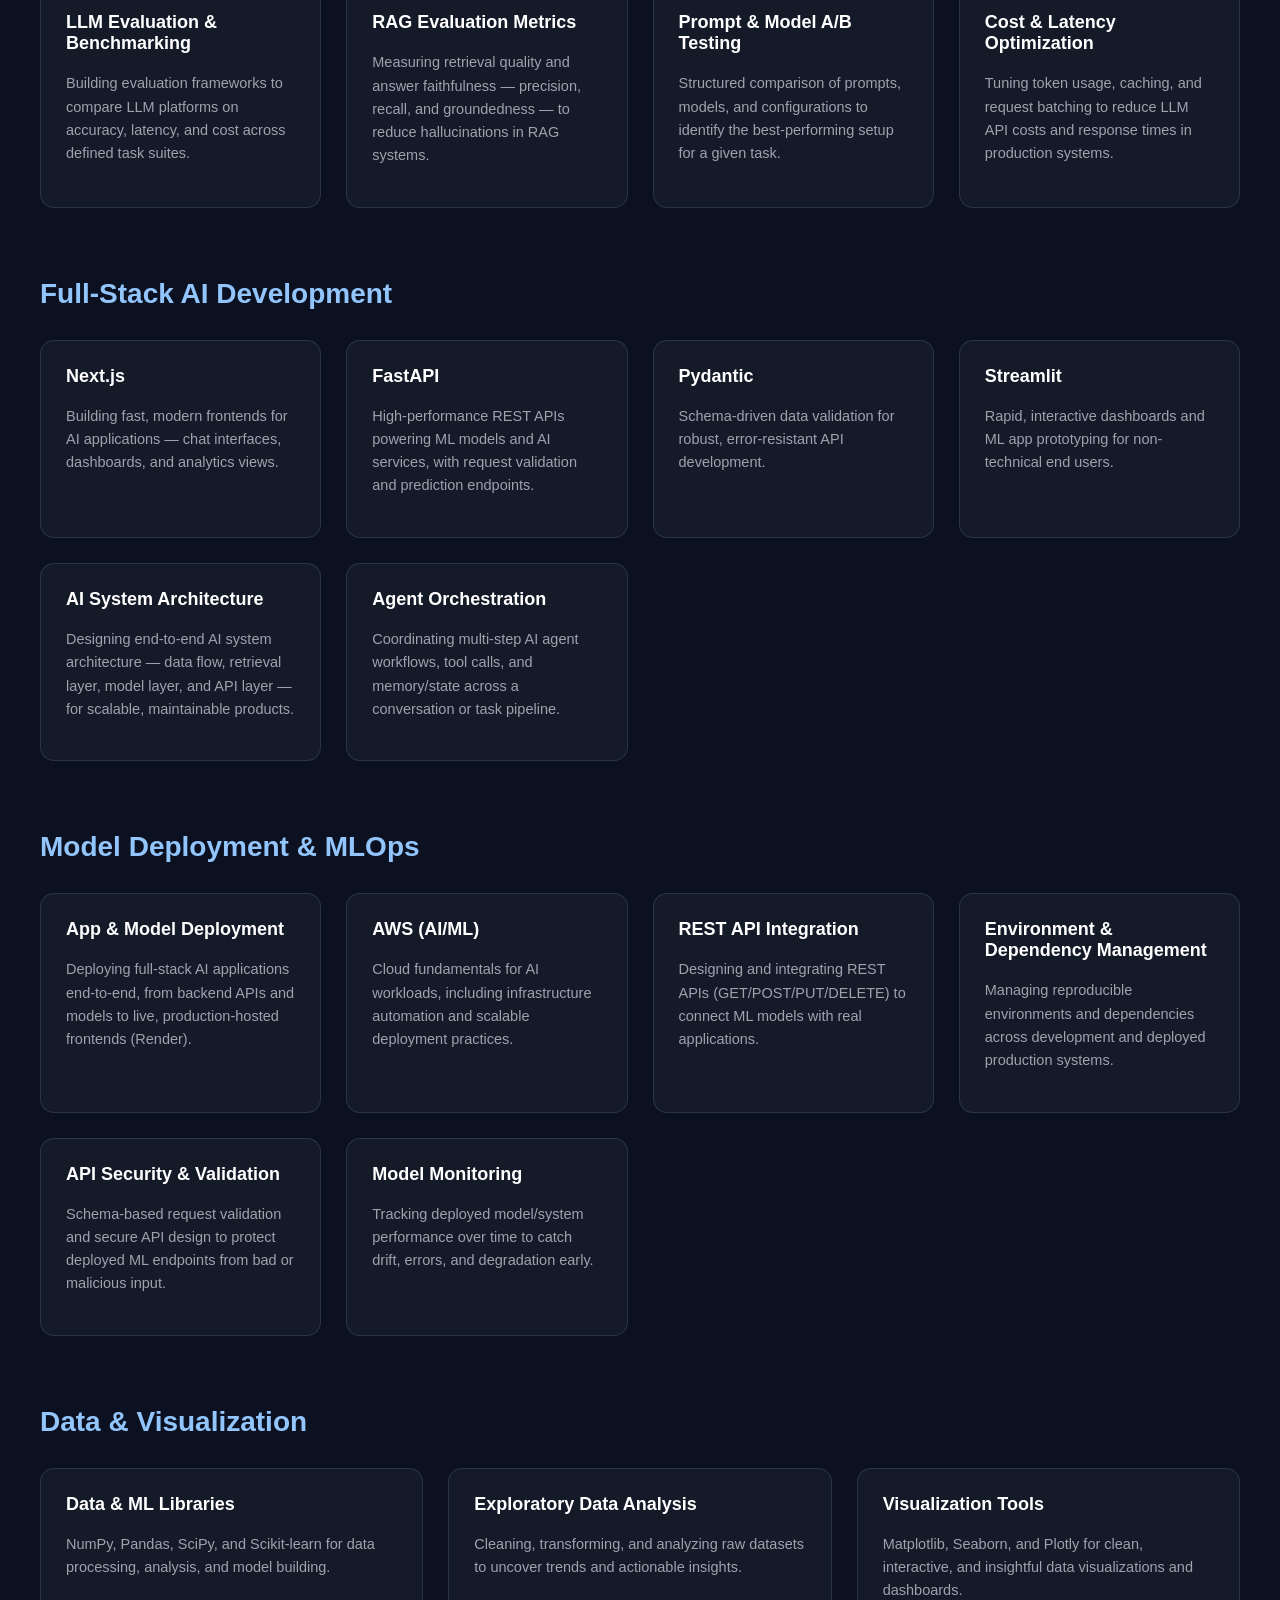
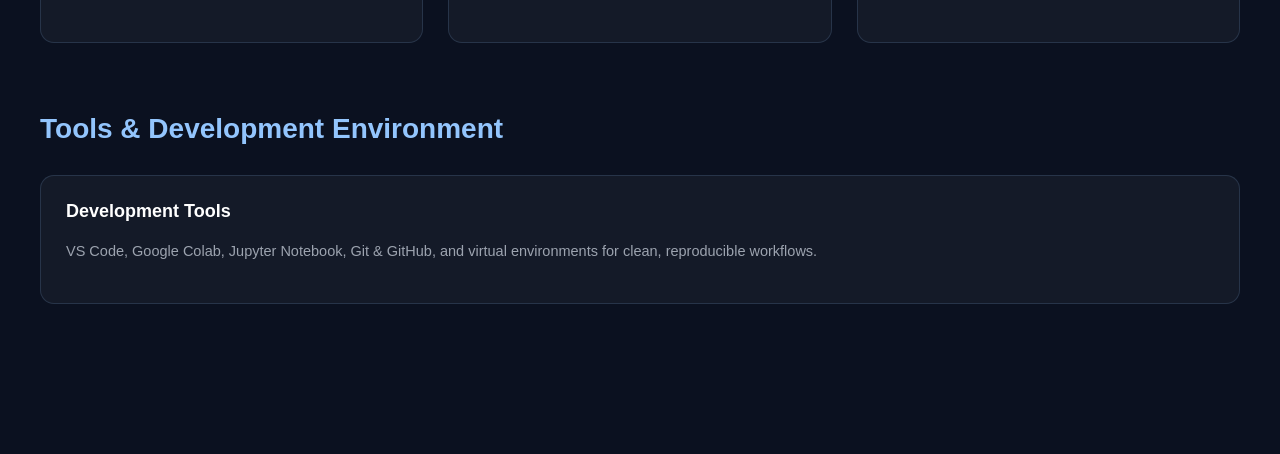
<file: skills.html>
<!DOCTYPE html>
<html lang="en">
<head>
  <meta charset="UTF-8">
  <title>Skills & Services</title>
  <link rel="stylesheet" href="skills.css">
</head>
<body>

  <nav class="navbar">
    <div class="nav-container">
      <a href="index.html" class="logo">Portfolio</a>
      <ul class="nav-links">
        <li><a href="index.html">Home</a></li>
        <li><a href="skills.html">Skills</a></li>
        <li><a href="certifications.html">Achievements</a></li>
        <li><a href="portfolio.html">Portfolio</a></li>
      </ul>
    </div>
  </nav>

  <section class="skills-section">

    <div class="skills-header">
      <h1>Skills & Expertise</h1>
      <p>
        I design, build, and deploy production-ready AI systems — from agentic AI
        and RAG pipelines to full-stack applications and predictive ML models.
      </p>
    </div>

    <!-- AGENTIC AI & RAG SYSTEMS -->
    <div class="skills-group">
      <h2>Agentic AI & RAG Systems</h2>
      <div class="skills-grid">
        <div class="skill-card">
          <h3>Agentic AI Systems</h3>
          <p>
            Designing autonomous AI agents that reason, use tools, and complete
            multi-step tasks — including customer support agents and automation bots.
          </p>
        </div>

        <div class="skill-card">
          <h3>RAG (Retrieval-Augmented Generation)</h3>
          <p>
            End-to-end RAG pipelines combining semantic retrieval with LLMs for
            accurate, context-aware answers over documents of any format.
          </p>
        </div>

        <div class="skill-card">
          <h3>LangChain</h3>
          <p>
            Building multi-step LLM workflows, memory-enabled chatbots, and
            retrieval pipelines for production AI applications.
          </p>
        </div>

        <div class="skill-card">
          <h3>Vector Databases</h3>
          <p>
            Qdrant and Supabase for semantic search, embeddings storage, and
            fast similarity retrieval at scale.
          </p>
        </div>

        <div class="skill-card">
          <h3>Prompt Engineering</h3>
          <p>
            Crafting reliable, structured prompts for accurate, consistent LLM
            outputs across chat, extraction, and reasoning tasks.
          </p>
        </div>

        <div class="skill-card">
          <h3>Chatbot Development</h3>
          <p>
            Real-time, streaming conversational agents for Q&A, automation,
            and customer interaction across web and messaging platforms.
          </p>
        </div>
      </div>
    </div>

    <!-- AI & MACHINE LEARNING -->
    <div class="skills-group">
      <h2>AI & Machine Learning</h2>
      <div class="skills-grid">
        <div class="skill-card">
          <h3>Machine Learning</h3>
          <p>
            Supervised & unsupervised learning, feature engineering, model
            evaluation, bias detection, and optimization.
          </p>
        </div>

        <div class="skill-card">
          <h3>Predictive Modeling</h3>
          <p>
            Building classification and regression models to generate
            actionable insights from raw, real-world datasets.
          </p>
        </div>

        <div class="skill-card">
          <h3>Natural Language Processing (NLP)</h3>
          <p>
            Text classification, sentiment analysis, embeddings, and
            language-based AI systems.
          </p>
        </div>

        <div class="skill-card">
          <h3>Generative AI</h3>
          <p>
            LLM-based application development, AI content generation, and
            integration of OpenAI/Claude APIs into real products.
          </p>
        </div>

        <div class="skill-card">
          <h3>Model Selection & Tuning</h3>
          <p>
            Comparing algorithms against dataset characteristics and tuning
            hyperparameters to balance accuracy, speed, and generalization.
          </p>
        </div>
      </div>
    </div>

    <!-- LLM EVALUATION & BENCHMARKING -->
    <div class="skills-group">
      <h2>LLM Evaluation & Benchmarking</h2>
      <div class="skills-grid">
        <div class="skill-card">
          <h3>LLM Evaluation & Benchmarking</h3>
          <p>
            Building evaluation frameworks to compare LLM platforms on
            accuracy, latency, and cost across defined task suites.
          </p>
        </div>

        <div class="skill-card">
          <h3>RAG Evaluation Metrics</h3>
          <p>
            Measuring retrieval quality and answer faithfulness — precision,
            recall, and groundedness — to reduce hallucinations in RAG systems.
          </p>
        </div>

        <div class="skill-card">
          <h3>Prompt & Model A/B Testing</h3>
          <p>
            Structured comparison of prompts, models, and configurations to
            identify the best-performing setup for a given task.
          </p>
        </div>

        <div class="skill-card">
          <h3>Cost & Latency Optimization</h3>
          <p>
            Tuning token usage, caching, and request batching to reduce LLM
            API costs and response times in production systems.
          </p>
        </div>
      </div>
    </div>

    <!-- FULL-STACK AI DEVELOPMENT -->
    <div class="skills-group">
      <h2>Full-Stack AI Development</h2>
      <div class="skills-grid">
        <div class="skill-card">
          <h3>Next.js</h3>
          <p>
            Building fast, modern frontends for AI applications — chat
            interfaces, dashboards, and analytics views.
          </p>
        </div>

        <div class="skill-card">
          <h3>FastAPI</h3>
          <p>
            High-performance REST APIs powering ML models and AI services,
            with request validation and prediction endpoints.
          </p>
        </div>

        <div class="skill-card">
          <h3>Pydantic</h3>
          <p>
            Schema-driven data validation for robust, error-resistant API
            development.
          </p>
        </div>

        <div class="skill-card">
          <h3>Streamlit</h3>
          <p>
            Rapid, interactive dashboards and ML app prototyping for
            non-technical end users.
          </p>
        </div>

        <div class="skill-card">
          <h3>AI System Architecture</h3>
          <p>
            Designing end-to-end AI system architecture — data flow, retrieval
            layer, model layer, and API layer — for scalable, maintainable products.
          </p>
        </div>

        <div class="skill-card">
          <h3>Agent Orchestration</h3>
          <p>
            Coordinating multi-step AI agent workflows, tool calls, and
            memory/state across a conversation or task pipeline.
          </p>
        </div>
      </div>
    </div>

    <!-- MODEL DEPLOYMENT & MLOPS -->
    <div class="skills-group">
      <h2>Model Deployment & MLOps</h2>
      <div class="skills-grid">
        <div class="skill-card">
          <h3>App & Model Deployment</h3>
          <p>
            Deploying full-stack AI applications end-to-end, from backend
            APIs and models to live, production-hosted frontends (Render).
          </p>
        </div>

        <div class="skill-card">
          <h3>AWS (AI/ML)</h3>
          <p>
            Cloud fundamentals for AI workloads, including infrastructure
            automation and scalable deployment practices.
          </p>
        </div>

        <div class="skill-card">
          <h3>REST API Integration</h3>
          <p>
            Designing and integrating REST APIs (GET/POST/PUT/DELETE) to
            connect ML models with real applications.
          </p>
        </div>

        <div class="skill-card">
          <h3>Environment & Dependency Management</h3>
          <p>
            Managing reproducible environments and dependencies across
            development and deployed production systems.
          </p>
        </div>

        <div class="skill-card">
          <h3>API Security & Validation</h3>
          <p>
            Schema-based request validation and secure API design to protect
            deployed ML endpoints from bad or malicious input.
          </p>
        </div>

        <div class="skill-card">
          <h3>Model Monitoring</h3>
          <p>
            Tracking deployed model/system performance over time to catch
            drift, errors, and degradation early.
          </p>
        </div>
      </div>
    </div>

    <!-- DATA & VISUALIZATION -->
    <div class="skills-group">
      <h2>Data & Visualization</h2>
      <div class="skills-grid">
        <div class="skill-card">
          <h3>Data & ML Libraries</h3>
          <p>
            NumPy, Pandas, SciPy, and Scikit-learn for data processing,
            analysis, and model building.
          </p>
        </div>

        <div class="skill-card">
          <h3>Exploratory Data Analysis</h3>
          <p>
            Cleaning, transforming, and analyzing raw datasets to uncover
            trends and actionable insights.
          </p>
        </div>

        <div class="skill-card">
          <h3>Visualization Tools</h3>
          <p>
            Matplotlib, Seaborn, and Plotly for clean, interactive, and
            insightful data visualizations and dashboards.
          </p>
        </div>
      </div>
    </div>

    <!-- TOOLS -->
    <div class="skills-group">
      <h2>Tools & Development Environment</h2>
      <div class="skills-grid">
        <div class="skill-card">
          <h3>Development Tools</h3>
          <p>
            VS Code, Google Colab, Jupyter Notebook, Git & GitHub, and
            virtual environments for clean, reproducible workflows.
          </p>
        </div>
      </div>
    </div>

  </section>

</body>
</html>
</file>
<file: portfolio.css>
/* ==========================================================================
   PORTFOLIO.CSS — Zainab / AI & ML Engineer Portfolio
   Design language: "signal & inference" — deep navy field, blue/cyan
   activation accents, thin gradient traces that evoke data moving
   through a network layer. Typeset in Space Grotesk (display) + Inter (body).
   ========================================================================== */

@import url('https://fonts.googleapis.com/css2?family=Space+Grotesk:wght@500;600;700&family=Inter:wght@400;500;600&display=swap');

:root {
  /* ---- Color tokens ---- */
  --bg-void: #020617;
  --bg-card: #0b1220;
  --border-hairline: #1e293b;
  --border-hover: #2c3b56;
  --accent-blue: #3b82f6;
  --accent-blue-dim: rgba(59, 130, 246, 0.12);
  --accent-cyan: #22d3ee;
  --text-primary: #f1f5f9;
  --text-heading: #f8fafc;
  --text-muted: #94a3b8;
  --text-faint: #64748b;

  /* ---- Type tokens ---- */
  --font-display: 'Space Grotesk', 'Segoe UI', sans-serif;
  --font-body: 'Inter', 'Segoe UI', sans-serif;

  /* ---- Layout tokens ---- */
  --radius-lg: 18px;
  --radius-md: 10px;
  --radius-pill: 50px;
  --gap-grid: 40px;
  --ease-soft: cubic-bezier(0.22, 1, 0.36, 1);
}

* {
  box-sizing: border-box;
}

html {
  scroll-behavior: smooth;
}

@media (prefers-reduced-motion: reduce) {
  html {
    scroll-behavior: auto;
  }
  *, *::before, *::after {
    animation-duration: 0.001ms !important;
    animation-iteration-count: 1 !important;
    transition-duration: 0.001ms !important;
  }
}

body {
  margin: 0;
  padding: 0;
  background-color: var(--bg-void);
  background-image:
    radial-gradient(circle at 12% 8%, rgba(59, 130, 246, 0.08), transparent 40%),
    radial-gradient(circle at 88% 92%, rgba(34, 211, 238, 0.06), transparent 45%);
  background-attachment: fixed;
  width: 100%;
  font-family: var(--font-body);
  color: var(--text-primary);
}

/* ==========================================================================
   NAVBAR
   ========================================================================== */

.navbar {
  position: fixed;
  top: 0;
  width: 100%;
  height: 60px;
  background: rgba(11, 18, 32, 0.72);
  backdrop-filter: blur(10px);
  -webkit-backdrop-filter: blur(10px);
  border-bottom: 1px solid rgba(148, 163, 184, 0.08);
  z-index: 1000;
  display: flex;
  align-items: center;
  justify-content: center;
}

.nav-logo {
  font-family: var(--font-display);
  font-size: 1.3rem;
  font-weight: 700;
  color: var(--text-heading);
  letter-spacing: 0.3px;
  margin-right: auto;
  padding-left: 8%;
}

.nav-links {
  list-style: none;
  display: flex;
  gap: 32px;
  margin: 0;
  padding: 0 8% 0 0;
}

.nav-links li a {
  position: relative;
  color: var(--text-muted);
  text-decoration: none;
  font-weight: 500;
  font-size: 0.92rem;
  padding: 8px 2px;
  transition: color 0.25s var(--ease-soft);
}

.nav-links li a::after {
  content: "";
  position: absolute;
  left: 0;
  bottom: 2px;
  width: 0;
  height: 1.5px;
  background: linear-gradient(90deg, var(--accent-blue), var(--accent-cyan));
  transition: width 0.3s var(--ease-soft);
}

.nav-links li a:hover {
  color: var(--text-heading);
}

.nav-links li a:hover::after,
.nav-links li a:focus-visible::after {
  width: 100%;
}

.nav-links li a:focus-visible {
  outline: 2px solid var(--accent-blue);
  outline-offset: 4px;
  border-radius: 2px;
}

/* ==========================================================================
   MAIN SECTION
   ========================================================================== */

.portfolio {
  padding: 130px 8% 100px;
  background: var(--bg-void);
  min-height: 100vh;
}

.portfolio h2 {
  text-align: center;
  font-family: var(--font-display);
  font-size: clamp(34px, 4.5vw, 50px);
  font-weight: 700;
  color: var(--text-heading);
  margin: 0 0 18px;
  letter-spacing: -0.5px;
}

/* Signature: small activation-bar underline beneath the section title,
   standing in for the "loading / processing" motif of the subject matter. */
.portfolio h2::after {
  content: "";
  display: block;
  width: 64px;
  height: 3px;
  margin: 18px auto 0;
  border-radius: 2px;
  background: linear-gradient(90deg, var(--accent-blue), var(--accent-cyan));
}

.portfolio-subtitle {
  text-align: center;
  max-width: 640px;
  margin: 28px auto 64px;
  font-size: 17px;
  color: var(--text-muted);
  line-height: 1.7;
}

/* ==========================================================================
   GRID
   ========================================================================== */

.portfolio-grid {
  display: grid;
  grid-template-columns: repeat(auto-fit, minmax(320px, 1fr));
  gap: var(--gap-grid);
  align-items: stretch;
}

/* ==========================================================================
   CARDS
   Flex-column so uneven description/tag lengths don't leave ragged gaps —
   the button row always anchors to the bottom of the card.
   ========================================================================== */

.portfolio-card {
  position: relative;
  display: flex;
  flex-direction: column;
  height: 100%;
  background: var(--bg-card);
  border-radius: var(--radius-lg);
  border: 1px solid var(--border-hairline);
  overflow: hidden;
  isolation: isolate;
  transition: transform 0.45s var(--ease-soft), border-color 0.45s var(--ease-soft), box-shadow 0.45s var(--ease-soft);
  box-shadow: 0 10px 30px rgba(0, 0, 0, 0.35);
  animation: card-rise 0.6s var(--ease-soft) backwards;
}

/* Staggered entrance so cards feel like they're spinning up, not dumped
   on screen at once. Purely a load-time flourish, respects reduced motion. */
.portfolio-grid .portfolio-card:nth-child(1) { animation-delay: 0.05s; }
.portfolio-grid .portfolio-card:nth-child(2) { animation-delay: 0.12s; }
.portfolio-grid .portfolio-card:nth-child(3) { animation-delay: 0.19s; }
.portfolio-grid .portfolio-card:nth-child(4) { animation-delay: 0.26s; }
.portfolio-grid .portfolio-card:nth-child(5) { animation-delay: 0.33s; }
.portfolio-grid .portfolio-card:nth-child(6) { animation-delay: 0.40s; }
.portfolio-grid .portfolio-card:nth-child(7) { animation-delay: 0.47s; }
.portfolio-grid .portfolio-card:nth-child(8) { animation-delay: 0.54s; }
.portfolio-grid .portfolio-card:nth-child(9) { animation-delay: 0.61s; }

@keyframes card-rise {
  from { opacity: 0; transform: translateY(18px); }
  to   { opacity: 1; transform: translateY(0); }
}

/* Signature element: a thin gradient "signal trace" that sweeps in along
   the top edge on hover, evoking an activation pulse through a network layer. */
.portfolio-card::before {
  content: "";
  position: absolute;
  top: 0;
  left: 0;
  width: 100%;
  height: 2px;
  background: linear-gradient(90deg, var(--accent-blue), var(--accent-cyan));
  transform: scaleX(0);
  transform-origin: left;
  transition: transform 0.5s var(--ease-soft);
  z-index: 2;
}

.portfolio-card:hover,
.portfolio-card:focus-within {
  transform: translateY(-8px);
  border-color: var(--border-hover);
  box-shadow: 0 24px 48px rgba(59, 130, 246, 0.14);
}

.portfolio-card:hover::before,
.portfolio-card:focus-within::before {
  transform: scaleX(1);
}

/* ---- Card image ---- */

.portfolio-card .img-wrap,
.portfolio-card img {
  width: 100%;
  height: 210px;
  object-fit: cover;
  display: block;
  filter: brightness(0.82) saturate(1.05);
  transition: filter 0.45s var(--ease-soft), transform 0.6s var(--ease-soft);
}

.portfolio-card:hover img {
  filter: brightness(0.95) saturate(1.1);
  transform: scale(1.03);
}

/* ---- Multi-image slideshow (Green Flora card) ----
   Cycles through 6 screenshots, 4 seconds each, smooth crossfade.
   Pauses on hover/focus so a visitor can linger on one screen. */

.card-slideshow {
  position: relative;
  width: 100%;
  height: 210px;
  overflow: hidden;
}

.card-slideshow img {
  position: absolute;
  top: 0;
  left: 0;
  width: 100%;
  height: 100%;
  object-fit: cover;
  opacity: 0;
  filter: brightness(0.82) saturate(1.05);
  animation: card-slideshow-fade 24s infinite;
  animation-fill-mode: backwards;
  transform: none; /* overrides the hover zoom used on single-image cards */
}

.card-slideshow img:nth-child(1) { animation-delay: 0s; }
.card-slideshow img:nth-child(2) { animation-delay: 4s; }
.card-slideshow img:nth-child(3) { animation-delay: 8s; }
.card-slideshow img:nth-child(4) { animation-delay: 12s; }
.card-slideshow img:nth-child(5) { animation-delay: 16s; }
.card-slideshow img:nth-child(6) { animation-delay: 20s; }

@keyframes card-slideshow-fade {
  0%    { opacity: 0; }
  2%    { opacity: 1; }
  14%   { opacity: 1; }
  17%   { opacity: 0; }
  100%  { opacity: 0; }
}

.portfolio-card:hover .card-slideshow img,
.portfolio-card:focus-within .card-slideshow img {
  animation-play-state: paused;
  filter: brightness(0.95) saturate(1.1);
}

@media (prefers-reduced-motion: reduce) {
  .card-slideshow img {
    animation: none;
  }
  .card-slideshow img:first-child {
    opacity: 1;
  }
}

/* ---- Card body ---- */

.portfolio-content {
  display: flex;
  flex-direction: column;
  flex: 1;
  padding: 28px 28px 26px;
}

.portfolio-content h3 {
  font-family: var(--font-display);
  font-size: 20px;
  font-weight: 600;
  line-height: 1.35;
  color: var(--text-heading);
  margin: 0 0 12px;
}

.portfolio-content p {
  font-size: 14.5px;
  color: var(--text-muted);
  line-height: 1.7;
  margin: 0 0 20px;
}

/* ---- Tags ---- */

.portfolio-tags {
  display: flex;
  flex-wrap: wrap;
  gap: 8px;
  margin-bottom: 24px;
  /* no clipping — every skill tag stays visible, card height flexes instead */
}

.portfolio-tags span {
  padding: 5px 13px;
  border-radius: var(--radius-pill);
  background: var(--accent-blue-dim);
  color: #7cb3fb;
  font-family: var(--font-body);
  font-size: 11.5px;
  font-weight: 600;
  letter-spacing: 0.2px;
  border: 1px solid rgba(59, 130, 246, 0.18);
  transition: background 0.25s var(--ease-soft), color 0.25s var(--ease-soft), border-color 0.25s var(--ease-soft);
}

.portfolio-tags span:hover {
  background: rgba(34, 211, 238, 0.14);
  color: var(--accent-cyan);
  border-color: rgba(34, 211, 238, 0.35);
}

/* ---- Buttons — always pinned to the bottom of the card ---- */

.portfolio-buttons {
  display: flex;
  gap: 14px;
  margin-top: auto;
}

.btn-primary,
.btn-outline {
  flex: 1;
  text-align: center;
  padding: 12px 20px;
  border-radius: var(--radius-md);
  font-family: var(--font-body);
  font-weight: 600;
  font-size: 14px;
  text-decoration: none;
  transition: transform 0.25s var(--ease-soft), box-shadow 0.25s var(--ease-soft), background 0.25s var(--ease-soft), border-color 0.25s var(--ease-soft);
}

.btn-primary {
  background: linear-gradient(120deg, var(--accent-blue), #2563eb);
  color: #ffffff;
  border: 1px solid transparent;
}

.btn-primary:hover {
  box-shadow: 0 8px 22px rgba(59, 130, 246, 0.4);
  transform: translateY(-2px);
}

.btn-outline {
  border: 1.5px solid var(--border-hairline);
  color: var(--text-primary);
  background: transparent;
}

.btn-outline:hover {
  border-color: var(--accent-cyan);
  color: var(--accent-cyan);
  transform: translateY(-2px);
}

.btn-primary:focus-visible,
.btn-outline:focus-visible {
  outline: 2px solid var(--accent-cyan);
  outline-offset: 3px;
}

/* ==========================================================================
   AUTOMATION CARD ADDITIONS (n8n Lead Generation)
   - .card-media + .card-badge : image wrapper with a floating label
   - .flow-steps               : mini pipeline strip showing the workflow
   - .portfolio-highlights     : small checklist of key outcomes
   - .portfolio-buttons.single : one full-width button (no GitHub repo)
   ========================================================================== */

.card-media {
  position: relative;
  width: 100%;
  height: 210px;
  overflow: hidden;
}

.card-media img {
  height: 100%;
}

.card-badge {
  position: absolute;
  top: 14px;
  left: 14px;
  z-index: 3;
  display: inline-flex;
  align-items: center;
  gap: 8px;
  padding: 6px 14px;
  border-radius: var(--radius-pill);
  background: rgba(2, 6, 23, 0.78);
  backdrop-filter: blur(8px);
  -webkit-backdrop-filter: blur(8px);
  border: 1px solid rgba(34, 211, 238, 0.35);
  color: var(--accent-cyan);
  font-family: var(--font-body);
  font-size: 11.5px;
  font-weight: 600;
  letter-spacing: 0.4px;
}

/* Pulsing "live" dot — the automation is always running */
.card-badge::before {
  content: "";
  width: 7px;
  height: 7px;
  border-radius: 50%;
  background: var(--accent-cyan);
  box-shadow: 0 0 0 0 rgba(34, 211, 238, 0.6);
  animation: badge-pulse 2s infinite;
}

@keyframes badge-pulse {
  0%   { box-shadow: 0 0 0 0 rgba(34, 211, 238, 0.55); }
  70%  { box-shadow: 0 0 0 8px rgba(34, 211, 238, 0); }
  100% { box-shadow: 0 0 0 0 rgba(34, 211, 238, 0); }
}

/* ---- Pipeline strip ---- */

.flow-steps {
  display: flex;
  flex-wrap: wrap;
  align-items: center;
  gap: 6px;
  margin: 0 0 22px;
  padding: 14px;
  background: rgba(59, 130, 246, 0.05);
  border: 1px dashed rgba(59, 130, 246, 0.25);
  border-radius: var(--radius-md);
}

.flow-steps .step {
  padding: 5px 11px;
  border-radius: 8px;
  background: var(--bg-void);
  border: 1px solid var(--border-hairline);
  color: var(--text-primary);
  font-size: 12px;
  font-weight: 600;
  white-space: nowrap;
}

.flow-steps .arrow {
  color: var(--accent-cyan);
  font-size: 13px;
  font-weight: 700;
}

/* ---- Highlights list ---- */

.portfolio-highlights {
  list-style: none;
  margin: 0 0 22px;
  padding: 0;
  display: grid;
  gap: 9px;
}

.portfolio-highlights li {
  position: relative;
  padding-left: 22px;
  font-size: 13.5px;
  line-height: 1.55;
  color: var(--text-muted);
}

.portfolio-highlights li::before {
  content: "";
  position: absolute;
  left: 0;
  top: 7px;
  width: 8px;
  height: 8px;
  border-radius: 2px;
  background: linear-gradient(135deg, var(--accent-blue), var(--accent-cyan));
}

.portfolio-highlights strong {
  color: var(--text-primary);
  font-weight: 600;
}

/* ---- Single full-width button ---- */

.portfolio-buttons.single .btn-primary,
.portfolio-buttons.single .btn-outline {
  flex: 1 1 100%;
}

/* ==========================================================================
   PROJECT DETAILS POPUP (native <dialog>)
   Opens from the "View Details" button on a card. Closes with the X,
   the Close button, the Esc key, or a click on the dark backdrop.
   ========================================================================== */

body.modal-open {
  overflow: hidden;
}

.project-modal {
  width: min(780px, 92vw);
  max-width: none;
  max-height: 88vh;
  padding: 0;
  border: none;
  background: transparent;
  color: var(--text-primary);
  overflow: visible;
}

.project-modal::backdrop {
  background: rgba(2, 6, 23, 0.78);
  backdrop-filter: blur(6px);
  -webkit-backdrop-filter: blur(6px);
}

.project-modal[open] {
  animation: modal-in 0.45s var(--ease-soft);
}

.project-modal[open]::backdrop {
  animation: modal-fade 0.35s ease;
}

@keyframes modal-in {
  from { opacity: 0; transform: translateY(24px) scale(0.97); }
  to   { opacity: 1; transform: translateY(0) scale(1); }
}

@keyframes modal-fade {
  from { opacity: 0; }
  to   { opacity: 1; }
}

.modal-panel {
  position: relative;
  max-height: 88vh;
  overflow-y: auto;
  padding: 44px 40px 32px;
  background:
    radial-gradient(circle at 100% 0%, rgba(34, 211, 238, 0.07), transparent 45%),
    var(--bg-card);
  border: 1px solid var(--border-hover);
  border-radius: var(--radius-lg);
  box-shadow: 0 30px 80px rgba(0, 0, 0, 0.6), 0 0 0 1px rgba(59, 130, 246, 0.08);
  scrollbar-width: thin;
  scrollbar-color: var(--border-hover) transparent;
}

/* gradient trace along the top edge, same motif as the cards */
.modal-panel::before {
  content: "";
  display: block;
  height: 3px;
  margin: -44px -40px 41px;
  background: linear-gradient(90deg, var(--accent-blue), var(--accent-cyan));
  z-index: 2;
}

.modal-close {
  position: absolute;
  top: 16px;
  right: 16px;
  z-index: 5;
  width: 38px;
  height: 38px;
  display: grid;
  place-items: center;
  border-radius: 50%;
  border: 1px solid var(--border-hairline);
  background: rgba(2, 6, 23, 0.7);
  color: var(--text-muted);
  font-size: 22px;
  line-height: 1;
  cursor: pointer;
  transition: color 0.25s var(--ease-soft), border-color 0.25s var(--ease-soft), transform 0.25s var(--ease-soft);
}

.modal-close:hover {
  color: var(--accent-cyan);
  border-color: var(--accent-cyan);
  transform: rotate(90deg);
}

.modal-close:focus-visible,
.btn-primary:focus-visible,
.btn-outline:focus-visible {
  outline: 2px solid var(--accent-cyan);
  outline-offset: 3px;
}

/* ---- Header ---- */

.modal-header .card-badge {
  position: static;
  margin-bottom: 16px;
}

.modal-header h3 {
  font-family: var(--font-display);
  font-size: clamp(22px, 3.2vw, 30px);
  font-weight: 700;
  line-height: 1.25;
  letter-spacing: -0.3px;
  color: var(--text-heading);
  margin: 0 0 14px;
  padding-right: 36px;
}

.modal-lead {
  margin: 0 0 26px;
  font-size: 15.5px;
  line-height: 1.75;
  color: var(--text-muted);
}

/* ---- Quick facts ---- */

.modal-stats {
  display: grid;
  grid-template-columns: repeat(4, 1fr);
  gap: 12px;
  margin-bottom: 34px;
}

.modal-stats .stat {
  display: flex;
  flex-direction: column;
  gap: 4px;
  padding: 14px 16px;
  background: rgba(59, 130, 246, 0.06);
  border: 1px solid rgba(59, 130, 246, 0.16);
  border-radius: var(--radius-md);
}

.stat-label {
  font-size: 11px;
  font-weight: 600;
  letter-spacing: 0.8px;
  text-transform: uppercase;
  color: var(--text-faint);
}

.stat-value {
  font-family: var(--font-display);
  font-size: 14.5px;
  font-weight: 600;
  color: var(--text-heading);
}

/* ---- Sections ---- */

.modal-section {
  margin-bottom: 32px;
}

.modal-section h4 {
  display: flex;
  align-items: center;
  gap: 12px;
  margin: 0 0 16px;
  font-family: var(--font-display);
  font-size: 13px;
  font-weight: 600;
  letter-spacing: 1.2px;
  text-transform: uppercase;
  color: var(--accent-cyan);
}

.modal-section h4::after {
  content: "";
  flex: 1;
  height: 1px;
  background: linear-gradient(90deg, var(--border-hover), transparent);
}

.modal-section > p {
  margin: 0;
  font-size: 14.5px;
  line-height: 1.75;
  color: var(--text-muted);
}

/* ---- Numbered steps with connector line ---- */

.modal-steps {
  list-style: none;
  margin: 0;
  padding: 0;
  counter-reset: step;
}

.modal-steps li {
  position: relative;
  display: flex;
  flex-direction: column;
  gap: 3px;
  padding: 0 0 22px 52px;
  counter-increment: step;
}

.modal-steps li:last-child {
  padding-bottom: 0;
}

.modal-steps li::before {
  content: counter(step);
  position: absolute;
  left: 0;
  top: 0;
  width: 34px;
  height: 34px;
  display: grid;
  place-items: center;
  border-radius: 50%;
  background: var(--bg-void);
  border: 1.5px solid var(--accent-blue);
  color: var(--accent-cyan);
  font-family: var(--font-display);
  font-size: 14px;
  font-weight: 700;
}

.modal-steps li::after {
  content: "";
  position: absolute;
  left: 16.5px;
  top: 38px;
  bottom: 4px;
  width: 1px;
  background: linear-gradient(180deg, var(--accent-blue), rgba(59, 130, 246, 0.1));
}

.modal-steps li:last-child::after {
  display: none;
}

.modal-steps strong {
  font-size: 15px;
  font-weight: 600;
  color: var(--text-heading);
  padding-top: 6px;
}

.modal-steps span {
  font-size: 14px;
  line-height: 1.65;
  color: var(--text-muted);
}

/* ---- Feature grid ---- */

.modal-features {
  list-style: none;
  margin: 0;
  padding: 0;
  display: grid;
  grid-template-columns: repeat(2, 1fr);
  gap: 12px;
}

.modal-features li {
  position: relative;
  padding: 14px 16px 14px 38px;
  background: rgba(2, 6, 23, 0.55);
  border: 1px solid var(--border-hairline);
  border-radius: var(--radius-md);
  font-size: 13.5px;
  line-height: 1.6;
  color: var(--text-muted);
  transition: border-color 0.3s var(--ease-soft), transform 0.3s var(--ease-soft);
}

.modal-features li:hover {
  border-color: rgba(34, 211, 238, 0.35);
  transform: translateY(-2px);
}

.modal-features li::before {
  content: "";
  position: absolute;
  left: 16px;
  top: 19px;
  width: 8px;
  height: 8px;
  border-radius: 2px;
  background: linear-gradient(135deg, var(--accent-blue), var(--accent-cyan));
}

.modal-features strong {
  color: var(--text-primary);
  font-weight: 600;
}

.modal-section .portfolio-tags {
  margin-bottom: 0;
}

/* ---- Footer ---- */

.modal-footer {
  display: flex;
  justify-content: flex-end;
  padding-top: 22px;
  border-top: 1px solid var(--border-hairline);
}

.modal-footer .btn-outline {
  flex: 0 0 auto;
  min-width: 130px;
  cursor: pointer;
}

/* "View Details" is a <button> on the card, so match the link buttons */
button.btn-primary,
button.btn-outline {
  cursor: pointer;
  font-family: var(--font-body);
}

/* ==========================================================================
   NFL EDGE ADDITIONS (Fiverr client project)
   - .badge-client   : green "Fiverr Client Project" corner badge
   - .nfl-chart      : animated line-movement chart (SVG)
   - .nfl-ba         : before / after cards
   - .nfl-pipeline   : animated data-flow diagram
   - .nfl-panel      : window-style frame for the props table and AI chat
   - .nfl-features   : icon feature cards
   ========================================================================== */

/* ---- Corner badge: Fiverr green, top-right ---- */

.card-badge.badge-client {
  left: auto;
  right: 14px;
  border-color: rgba(29, 191, 115, 0.5);
  color: #4ade9a;
}

.card-badge.badge-client::before {
  background: #1dbf73;
  animation-name: badge-pulse-green;
}

@keyframes badge-pulse-green {
  0%   { box-shadow: 0 0 0 0 rgba(29, 191, 115, 0.55); }
  70%  { box-shadow: 0 0 0 8px rgba(29, 191, 115, 0); }
  100% { box-shadow: 0 0 0 0 rgba(29, 191, 115, 0); }
}

/* inside the popup the badge sits in the normal flow, not the corner */
.modal-header .card-badge.badge-client {
  position: static;
  display: inline-flex;
  margin-bottom: 16px;
}

/* ---- Line movement chart ---- */

.nfl-chart {
  padding: 18px 18px 14px;
  background:
    radial-gradient(circle at 100% 0%, rgba(34, 211, 238, 0.08), transparent 50%),
    linear-gradient(180deg, rgba(59, 130, 246, 0.08), rgba(2, 6, 23, 0.65));
  border: 1px solid var(--border-hairline);
  border-radius: var(--radius-md);
}

.nfl-chart-top {
  display: flex;
  align-items: flex-start;
  justify-content: space-between;
  gap: 12px;
  margin-bottom: 10px;
}

.nfl-chart-title {
  display: block;
  font-family: var(--font-display);
  font-size: 18px;
  font-weight: 700;
  color: var(--text-heading);
}

.nfl-chart-sub {
  display: block;
  margin-top: 2px;
  font-size: 12px;
  color: var(--text-faint);
}

.nfl-chip {
  flex: 0 0 auto;
  padding: 5px 12px;
  border-radius: var(--radius-pill);
  background: rgba(74, 222, 154, 0.1);
  border: 1px solid rgba(74, 222, 154, 0.35);
  color: #4ade9a;
  font-size: 11.5px;
  font-weight: 600;
}

.nfl-chart svg {
  display: block;
  width: 100%;
  height: auto;
}

.nfl-chart .grid-lines line {
  stroke: var(--border-hairline);
  stroke-width: 1;
  stroke-dasharray: 3 5;
}

.nfl-chart .axis-text {
  fill: var(--text-faint);
  font-family: var(--font-body);
  font-size: 11px;
}

.nfl-chart .open-line {
  stroke: var(--text-faint);
  stroke-width: 1;
  stroke-dasharray: 2 4;
}

.nfl-chart path {
  fill: none;
  stroke-width: 2.5;
  stroke-linejoin: round;
  stroke-linecap: round;
}

.l-mgm { stroke: #e0b04a; }
.l-dk  { stroke: #4ade80; }
.l-fd  { stroke: #3b9bff; }

.l-dk-fill { fill: #4ade80; }
.l-fd-fill { fill: #3b9bff; }

/* lines draw themselves each time the popup opens */
.nfl-chart .draw {
  stroke-dasharray: 1;
  stroke-dashoffset: 1;
  animation: nfl-draw 2.4s var(--ease-soft) forwards;
}

.nfl-chart .draw.l-dk  { animation-delay: 0.1s; }
.nfl-chart .draw.l-fd  { animation-delay: 0.35s; }
.nfl-chart .draw.l-mgm { animation-delay: 0.6s; }

@keyframes nfl-draw {
  to { stroke-dashoffset: 0; }
}

.nfl-chart .dot {
  opacity: 0;
  animation: nfl-dot 0.4s ease 2.4s forwards;
}

@keyframes nfl-dot {
  to { opacity: 1; }
}

.nfl-legend {
  display: flex;
  flex-wrap: wrap;
  align-items: center;
  gap: 8px 18px;
  margin-top: 8px;
  font-size: 12px;
  color: var(--text-muted);
}

.nfl-legend .sw {
  display: inline-block;
  width: 14px;
  height: 3px;
  margin-right: 7px;
  vertical-align: middle;
  border-radius: 2px;
}

.sw-mgm { background: #e0b04a; }
.sw-dk  { background: #4ade80; }
.sw-fd  { background: #3b9bff; }

.nfl-legend em {
  margin-left: auto;
  font-style: normal;
  font-size: 11px;
  color: var(--text-faint);
}

/* ---- Before / after ---- */

.nfl-ba {
  display: grid;
  grid-template-columns: repeat(2, 1fr);
  gap: 14px;
}

.ba-card {
  padding: 18px;
  border-radius: var(--radius-md);
  border: 1px solid var(--border-hairline);
  background: rgba(2, 6, 23, 0.55);
}

.ba-card.before {
  border-style: dashed;
}

.ba-card.after {
  border-color: rgba(34, 211, 238, 0.4);
  background: linear-gradient(160deg, rgba(34, 211, 238, 0.08), rgba(59, 130, 246, 0.04));
  box-shadow: 0 0 28px rgba(34, 211, 238, 0.08);
}

.ba-tag {
  display: inline-block;
  margin-bottom: 10px;
  font-size: 10.5px;
  font-weight: 600;
  letter-spacing: 1px;
  text-transform: uppercase;
  color: var(--text-faint);
}

.ba-card.after .ba-tag {
  color: var(--accent-cyan);
}

.ba-card strong {
  display: block;
  margin-bottom: 8px;
  font-family: var(--font-display);
  font-size: 15.5px;
  font-weight: 600;
  line-height: 1.35;
  color: var(--text-heading);
}

.ba-card p {
  margin: 0;
  font-size: 13px;
  line-height: 1.65;
  color: var(--text-muted);
}

/* ---- Data pipeline ---- */

.nfl-pipeline {
  display: grid;
  grid-template-columns: 1.1fr 30px 1fr 30px 1fr 30px 1.1fr;
  align-items: center;
  padding: 18px;
  background: rgba(59, 130, 246, 0.05);
  border: 1px dashed rgba(59, 130, 246, 0.25);
  border-radius: var(--radius-md);
}

.pipe-col {
  display: grid;
  gap: 10px;
}

.pipe-node {
  display: flex;
  flex-direction: column;
  gap: 3px;
  padding: 12px;
  border-radius: var(--radius-md);
  background: var(--bg-void);
  border: 1px solid var(--border-hairline);
}

.pipe-node.accent {
  border-color: rgba(34, 211, 238, 0.45);
  box-shadow: 0 0 26px rgba(34, 211, 238, 0.14);
}

.pipe-mono {
  width: 32px;
  height: 32px;
  display: grid;
  place-items: center;
  margin-bottom: 6px;
  border-radius: 8px;
  background: linear-gradient(135deg, var(--accent-blue), var(--accent-cyan));
  color: #031022;
  font-family: var(--font-display);
  font-size: 11px;
  font-weight: 700;
}

.pipe-node b {
  font-size: 12.5px;
  font-weight: 600;
  color: var(--text-heading);
}

.pipe-node small {
  font-size: 11px;
  line-height: 1.45;
  color: var(--text-muted);
}

.pipe-link {
  position: relative;
  height: 2px;
  background: linear-gradient(90deg, var(--accent-blue), var(--accent-cyan));
  opacity: 0.6;
}

.pipe-link::after {
  content: "";
  position: absolute;
  top: -3px;
  left: 0;
  width: 8px;
  height: 8px;
  border-radius: 50%;
  background: var(--accent-cyan);
  box-shadow: 0 0 10px var(--accent-cyan);
  animation: pipe-flow 1.8s linear infinite;
}

@keyframes pipe-flow {
  0%   { left: 0; opacity: 0; }
  15%  { opacity: 1; }
  85%  { opacity: 1; }
  100% { left: calc(100% - 8px); opacity: 0; }
}

@keyframes pipe-flow-v {
  0%   { top: 0; opacity: 0; }
  15%  { opacity: 1; }
  85%  { opacity: 1; }
  100% { top: calc(100% - 8px); opacity: 0; }
}

/* ---- Window-style panel (props table + AI chat) ---- */

.nfl-panel {
  overflow: hidden;
  border: 1px solid var(--border-hairline);
  border-radius: var(--radius-md);
  background: rgba(2, 6, 23, 0.6);
}

.nfl-panel-bar {
  display: flex;
  align-items: center;
  gap: 6px;
  padding: 10px 14px;
  border-bottom: 1px solid var(--border-hairline);
  background: rgba(11, 18, 32, 0.95);
  font-size: 11.5px;
  color: var(--text-faint);
}

.nfl-panel-bar i {
  display: inline-block;
  width: 8px;
  height: 8px;
  border-radius: 50%;
  background: #334155;
}

.nfl-panel-bar span {
  margin-left: 8px;
}

.nfl-note {
  margin: 8px 2px 0;
  font-size: 11.5px;
  color: var(--text-faint);
}

/* props table */

.nfl-table-wrap {
  overflow-x: auto;
}

.nfl-table {
  width: 100%;
  min-width: 520px;
  border-collapse: collapse;
}

.nfl-table th {
  padding: 10px 14px;
  text-align: left;
  font-size: 10.5px;
  font-weight: 600;
  letter-spacing: 0.8px;
  text-transform: uppercase;
  color: var(--text-faint);
  border-bottom: 1px solid var(--border-hairline);
}

.nfl-table td {
  padding: 12px 14px;
  font-size: 13px;
  font-weight: 600;
  color: var(--text-primary);
  border-bottom: 1px solid rgba(30, 41, 59, 0.6);
  vertical-align: middle;
}

.nfl-table tbody tr:last-child td {
  border-bottom: none;
}

.nfl-table td b {
  display: block;
  font-size: 12.5px;
  color: var(--text-heading);
}

.nfl-table small {
  display: block;
  margin-top: 2px;
  font-size: 11px;
  font-weight: 400;
  color: var(--text-faint);
}

.nfl-table td.best {
  color: #4ade9a;
  background: rgba(74, 222, 154, 0.07);
  box-shadow: inset 0 0 0 1px rgba(74, 222, 154, 0.25);
}

.spark {
  display: flex;
  align-items: flex-end;
  gap: 2px;
  height: 22px;
}

.spark i {
  display: block;
  width: 5px;
  border-radius: 1px;
}

.spark i.h { height: 100%; background: #4ade80; }
.spark i.m { height: 50%;  background: #f87171; }

/* AI chat */

.nfl-chat {
  display: grid;
  gap: 12px;
  padding: 16px;
}

.bubble {
  max-width: 88%;
  padding: 10px 14px;
  border-radius: 14px;
  font-size: 13px;
  line-height: 1.6;
}

.bubble.user {
  justify-self: end;
  background: linear-gradient(120deg, var(--accent-blue), #2563eb);
  color: #ffffff;
  border-bottom-right-radius: 4px;
}

.bubble.ai {
  justify-self: start;
  background: rgba(59, 130, 246, 0.08);
  border: 1px solid rgba(59, 130, 246, 0.22);
  color: var(--text-primary);
  border-bottom-left-radius: 4px;
}

.bubble.ai .who {
  display: block;
  margin-bottom: 4px;
  font-size: 10.5px;
  font-weight: 600;
  letter-spacing: 0.9px;
  text-transform: uppercase;
  color: var(--accent-cyan);
}

.nfl-prompts {
  display: flex;
  flex-wrap: wrap;
  gap: 8px;
  padding: 0 16px 16px;
}

.nfl-prompts span {
  padding: 6px 12px;
  border-radius: var(--radius-pill);
  border: 1px solid var(--border-hairline);
  font-size: 11.5px;
  color: var(--text-muted);
  transition: border-color 0.25s var(--ease-soft), color 0.25s var(--ease-soft);
}

.nfl-prompts span:hover {
  border-color: rgba(34, 211, 238, 0.4);
  color: var(--accent-cyan);
}

/* ---- Feature cards ---- */

.nfl-features {
  display: grid;
  grid-template-columns: repeat(3, 1fr);
  gap: 12px;
}

.nfl-feature {
  padding: 16px;
  background: rgba(2, 6, 23, 0.55);
  border: 1px solid var(--border-hairline);
  border-radius: var(--radius-md);
  transition: border-color 0.3s var(--ease-soft), transform 0.3s var(--ease-soft);
}

.nfl-feature:hover {
  border-color: rgba(34, 211, 238, 0.35);
  transform: translateY(-2px);
}

.nfl-icon {
  width: 36px;
  height: 36px;
  display: grid;
  place-items: center;
  margin-bottom: 12px;
  border-radius: 9px;
  background: var(--accent-blue-dim);
  border: 1px solid rgba(59, 130, 246, 0.25);
  color: var(--accent-cyan);
}

.nfl-icon svg {
  width: 18px;
  height: 18px;
}

.nfl-feature strong {
  display: block;
  margin-bottom: 4px;
  font-size: 14px;
  font-weight: 600;
  color: var(--text-heading);
}

.nfl-feature p {
  margin: 0;
  font-size: 12.5px;
  line-height: 1.55;
  color: var(--text-muted);
}

/* ==========================================================================
   RESPONSIVE
   ========================================================================== */

@media (max-width: 640px) {
  .navbar {
    padding: 0 4%;
  }

  .nav-logo {
    padding-left: 0;
  }

  .nav-links {
    gap: 18px;
    padding-right: 0;
  }

  .nav-links li a {
    font-size: 0.82rem;
  }

  .portfolio {
    padding: 110px 6% 70px;
  }

  .portfolio-buttons {
    flex-direction: column;
  }

  .flow-steps .arrow {
    display: none;
  }

  .modal-panel {
    padding: 38px 22px 24px;
  }

  .modal-panel::before {
    margin: -38px -22px 35px;
  }

  .modal-stats {
    grid-template-columns: repeat(2, 1fr);
  }

  .modal-features {
    grid-template-columns: 1fr;
  }

  .nfl-ba,
  .nfl-features {
    grid-template-columns: 1fr;
  }

  .nfl-pipeline {
    grid-template-columns: 1fr;
    gap: 0;
  }

  .pipe-link {
    width: 2px;
    height: 28px;
    margin: 6px auto;
    background: linear-gradient(180deg, var(--accent-blue), var(--accent-cyan));
  }

  .pipe-link::after {
    top: 0;
    left: -3px;
    animation-name: pipe-flow-v;
  }

  .nfl-legend em {
    margin-left: 0;
    width: 100%;
  }

  .nfl-chart-top {
    flex-direction: column;
  }

  /* two badges would collide on a narrow card, so stack the green one under the first */
  .card-badge.badge-client {
    top: 52px;
    right: auto;
    left: 14px;
  }

  .modal-header .card-badge.badge-client {
    top: auto;
    left: auto;
  }

  .modal-footer .btn-outline {
    width: 100%;
  }
}
</file>
<file: skills.css>
.navbar {
  position: fixed;
  top: 0;
  width: 100%;              
  height: 55px; /* thinner height */
  background: rgba(26, 35, 60, 0.75); /* semi-transparent */
  backdrop-filter: blur(6px); /* subtle blur */
  z-index: 1000;
  display: flex;
  align-items: center;
  box-shadow: 0 1px 5px rgba(0,0,0,0.1); /* subtle shadow */
}

.nav-container {
  max-width: 1200px;
  width: 100%;
  margin: 0 auto;
  padding: 0 20px;
  display: flex;
  justify-content: space-between;
  align-items: center;
}

.navbar .logo {
  font-size: 1.3rem; /* smaller for thin navbar */
  font-weight: 700;
  color: #e0f2fe;
  text-decoration: none;
}

.nav-links {
  list-style: none;
  display: flex;
  gap: 25px;
}

.nav-links li a {
  color: #e0f2fe;
  text-decoration: none;
  font-weight: 600;
  transition: all 0.3s ease;
  font-size: 0.95rem; /* slightly smaller text */
  padding: 8px 0; /* vertical padding less for thinness */
}

.nav-links li a:hover {
  color: #3B82F6;
  transform: scale(1.05);
} 
body {
    margin: 0;
    font-family: "Inter", sans-serif;
    background: #0b1120;
    color: #e5e7eb;
  }
  
  .skills-section {
    max-width: 1200px;
    margin: auto;
    padding: 80px 20px;
  }
  
  .skills-header {
    text-align: center;
    margin-bottom: 70px;
  }
  
  .skills-header h1 {
    font-size: 42px;
    color: #ffffff;
  }
  
  .skills-header p {
    max-width: 700px;
    margin: 15px auto;
    color: #9ca3af;
    font-size: 16px;
  }
  
  .skills-group {
    margin-bottom: 70px;
  }
  
  .skills-group h2 {
    font-size: 28px;
    margin-bottom: 30px;
    color: #93c5fd;
  }
  
  .skills-grid {
    display: grid;
    grid-template-columns: repeat(auto-fit, minmax(260px, 1fr));
    gap: 25px;
  }
  
  .skill-card {
    background: rgba(255, 255, 255, 0.04);
    border: 1px solid rgba(147, 197, 253, 0.15);
    border-radius: 14px;
    padding: 25px;
    transition: all 0.3s ease;
  }
  
  .skill-card:hover {
    transform: translateY(-6px);
    border-color: rgba(147, 197, 253, 0.5);
    background: rgba(142, 167, 193, 0.06);
  }
  
  .skill-card h3 {
    margin-top: 0;
    color: #ffffff;
    font-size: 18px;
  }
  
  .skill-card p {
    color: #9ca3af;
    font-size: 14.5px;
    line-height: 1.6;
  }
</file>
